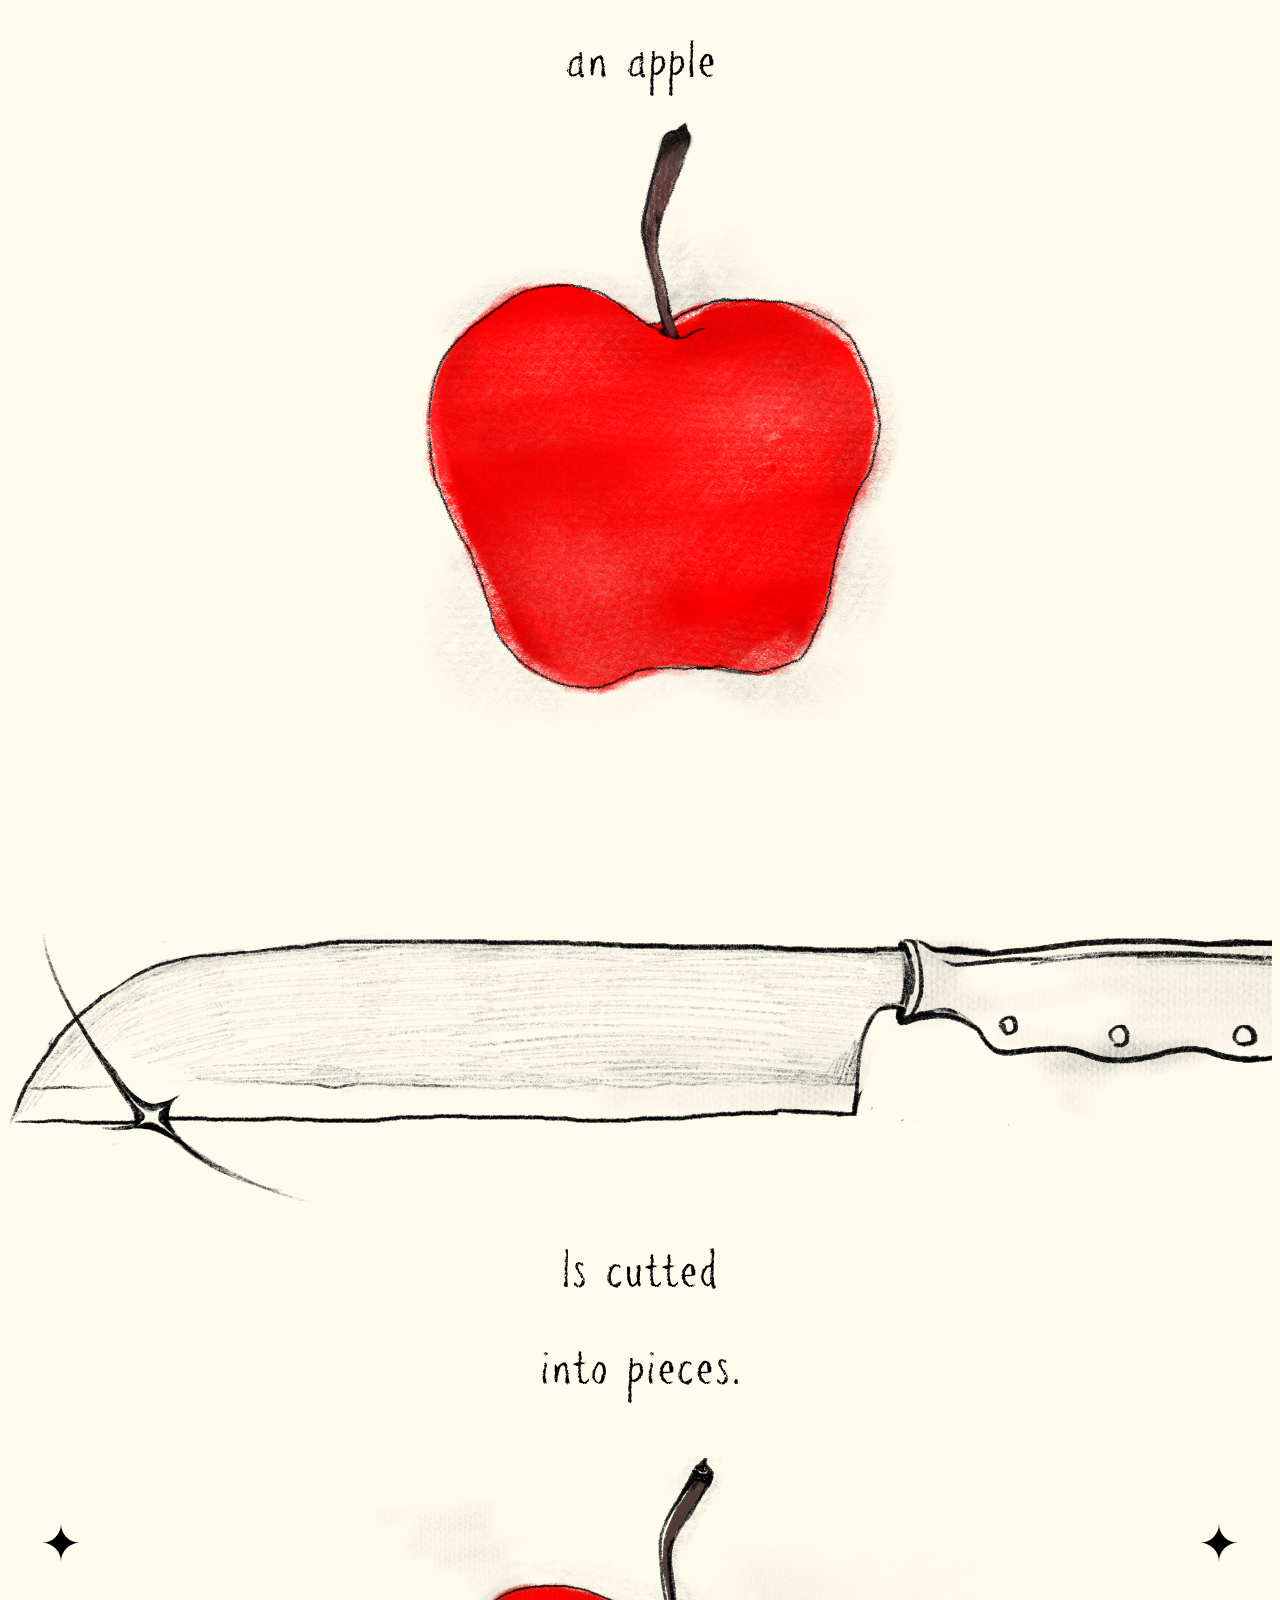
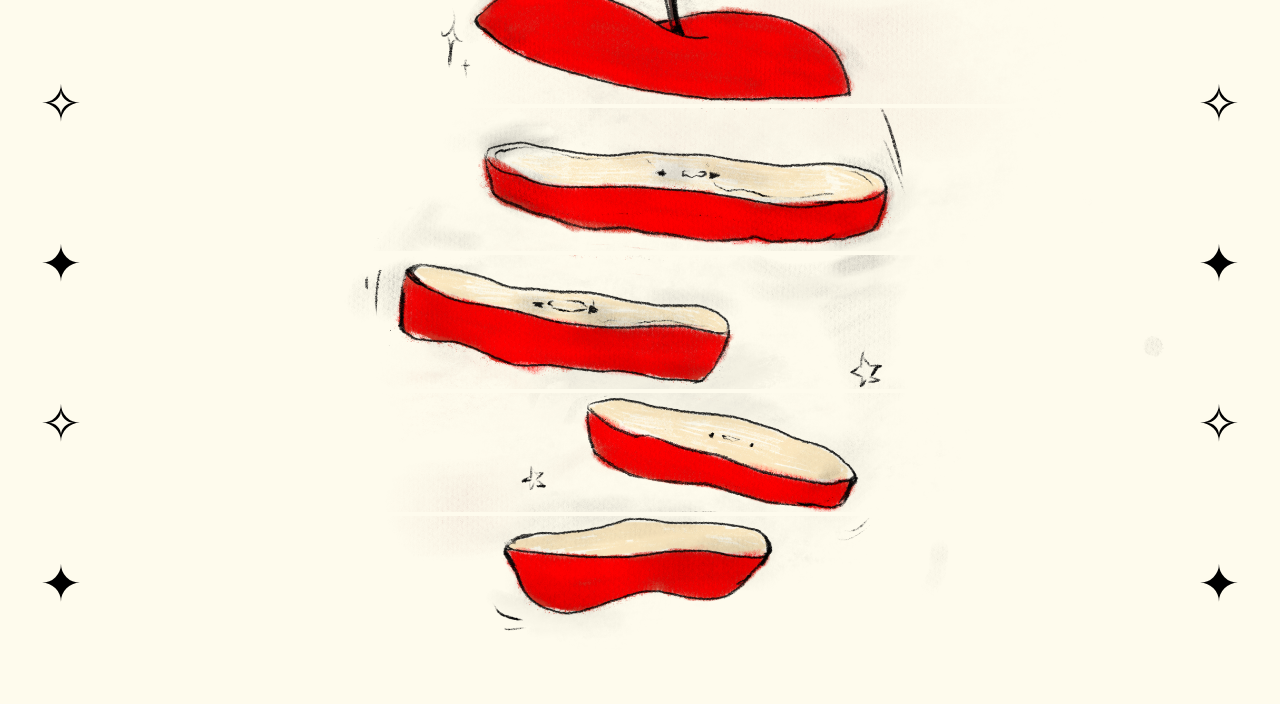
<file: index.html>
<!DOCTYPE html>
<html lang="en">
<head>
    <meta charset="UTF-8">
    <meta name="viewport" content="width=device-width, initial-scale=1.0">
    <link rel="stylesheet" type="text/css" href="style.css">
    <link rel="preconnect" href="https://fonts.googleapis.com">
    <link rel="preconnect" href="https://fonts.gstatic.com" crossorigin>
    <link href="https://fonts.googleapis.com/css2?family=Crafty+Girls&family=Love+Ya+Like+A+Sister&display=swap" rel="stylesheet">
    <title>Different perspective of an apple</title>
</head>
<body>
    <div class ="parallax">
        <div class="header">
            <h1> an apple</h1>   
        </div>
    </div>
    <div class="content">
        <div class="knife">
            <img src="assets/IMG_3757.PNG" alt="a knife">
        </div>
        <h1>Is cutted</h1>
        <h1>into pieces.</h1>
        <div class="gridContainer"> 
            <div class="leftbar">
                <h1>✦<br>✧<br>✦<br>✧<br>✦</h1>
            </div>
            <div class="rightbar">
                <h1>✦<br>✧<br>✦<br>✧<br>✦</h1>
            </div>
            <div class="catalog">
                <a href="apple1.html">
                    <img src="assets/IMG_3751.PNG" alt="a slice of apple">
                </a>
                <a href="apple2.html">
                    <img src="assets/IMG_3752.PNG" alt="a slice of apple">
                </a> 
                <a href="apple3.html">
                    <img src="assets/IMG_3753.PNG" alt="a slice of apple">
                </a>
                <a href="apple4.html">
                    <img src="assets/IMG_3754.PNG" alt="a slice of apple">
                </a>
                <a href="apple5.html">
                    <img src="assets/IMG_3756.PNG" alt="a slice of apple">
                </a>
            </div>
        </div>
    </div>
</body>
</html>
</file>
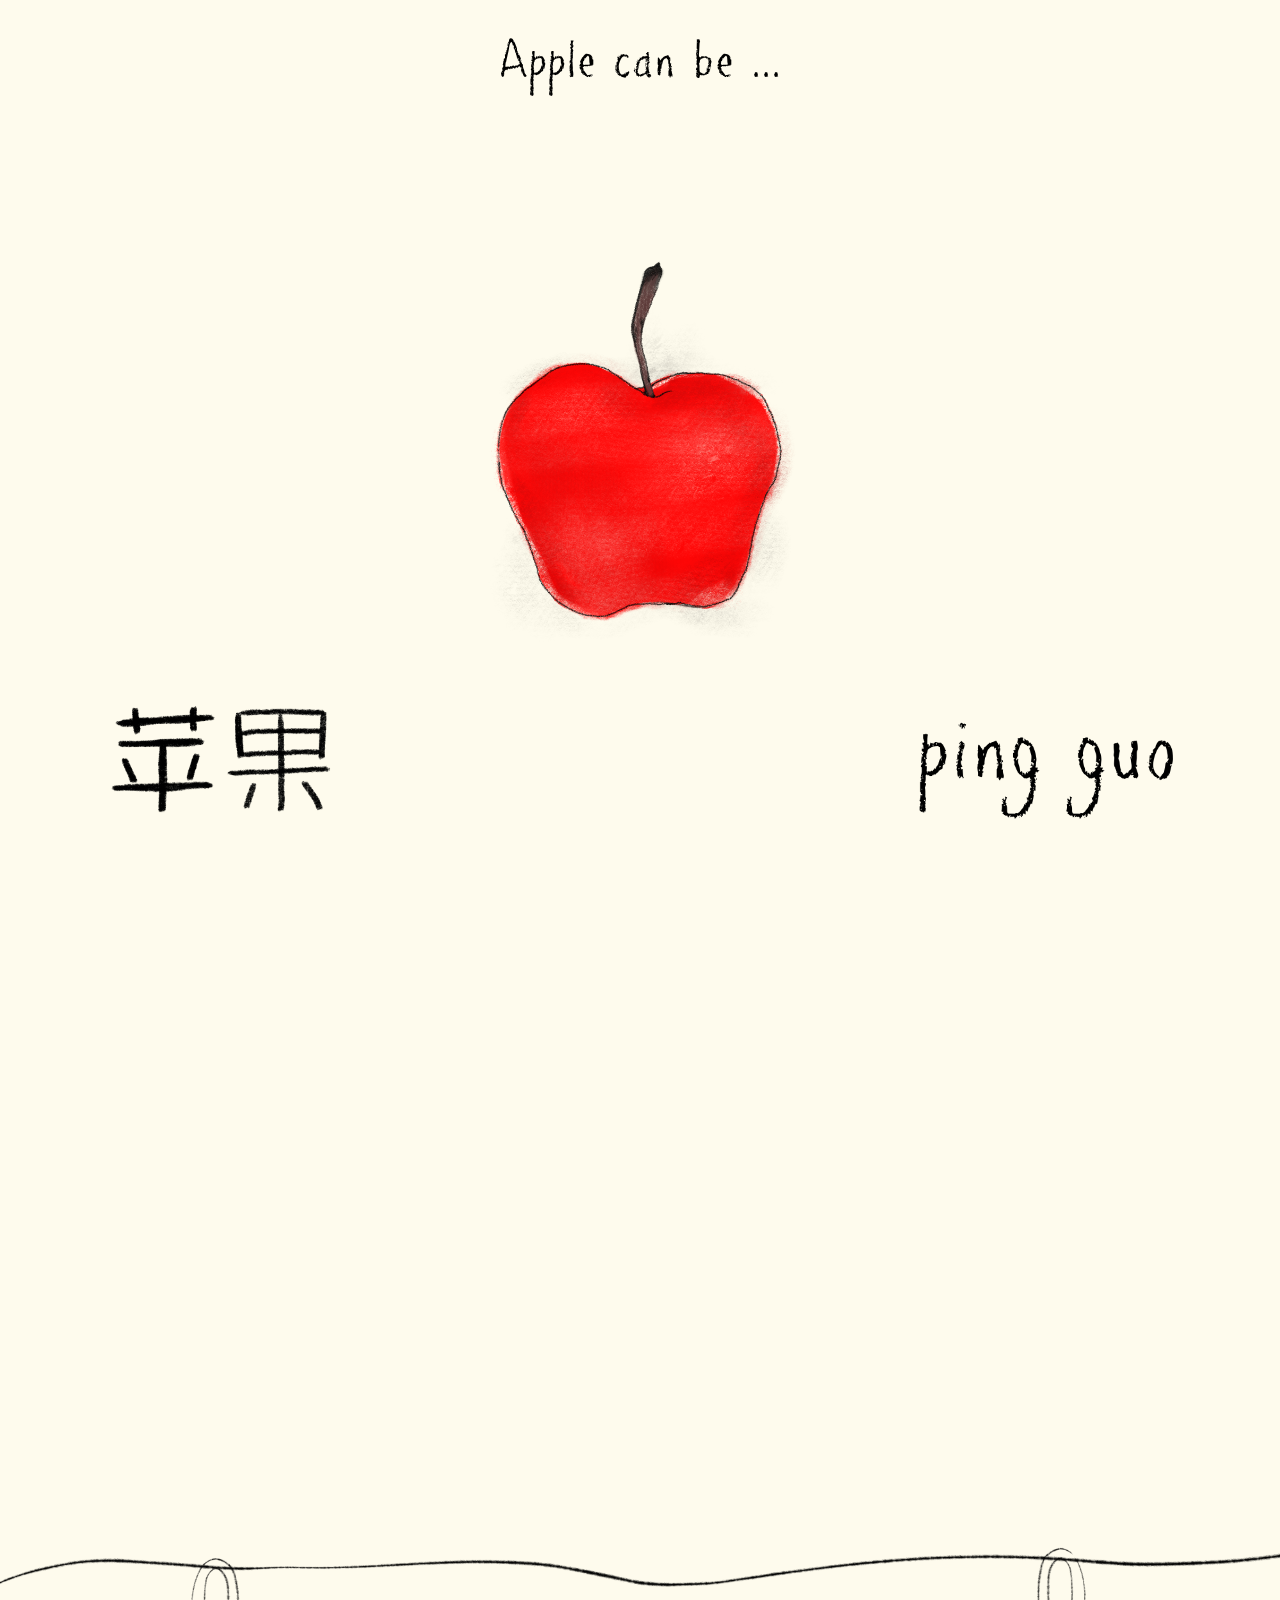
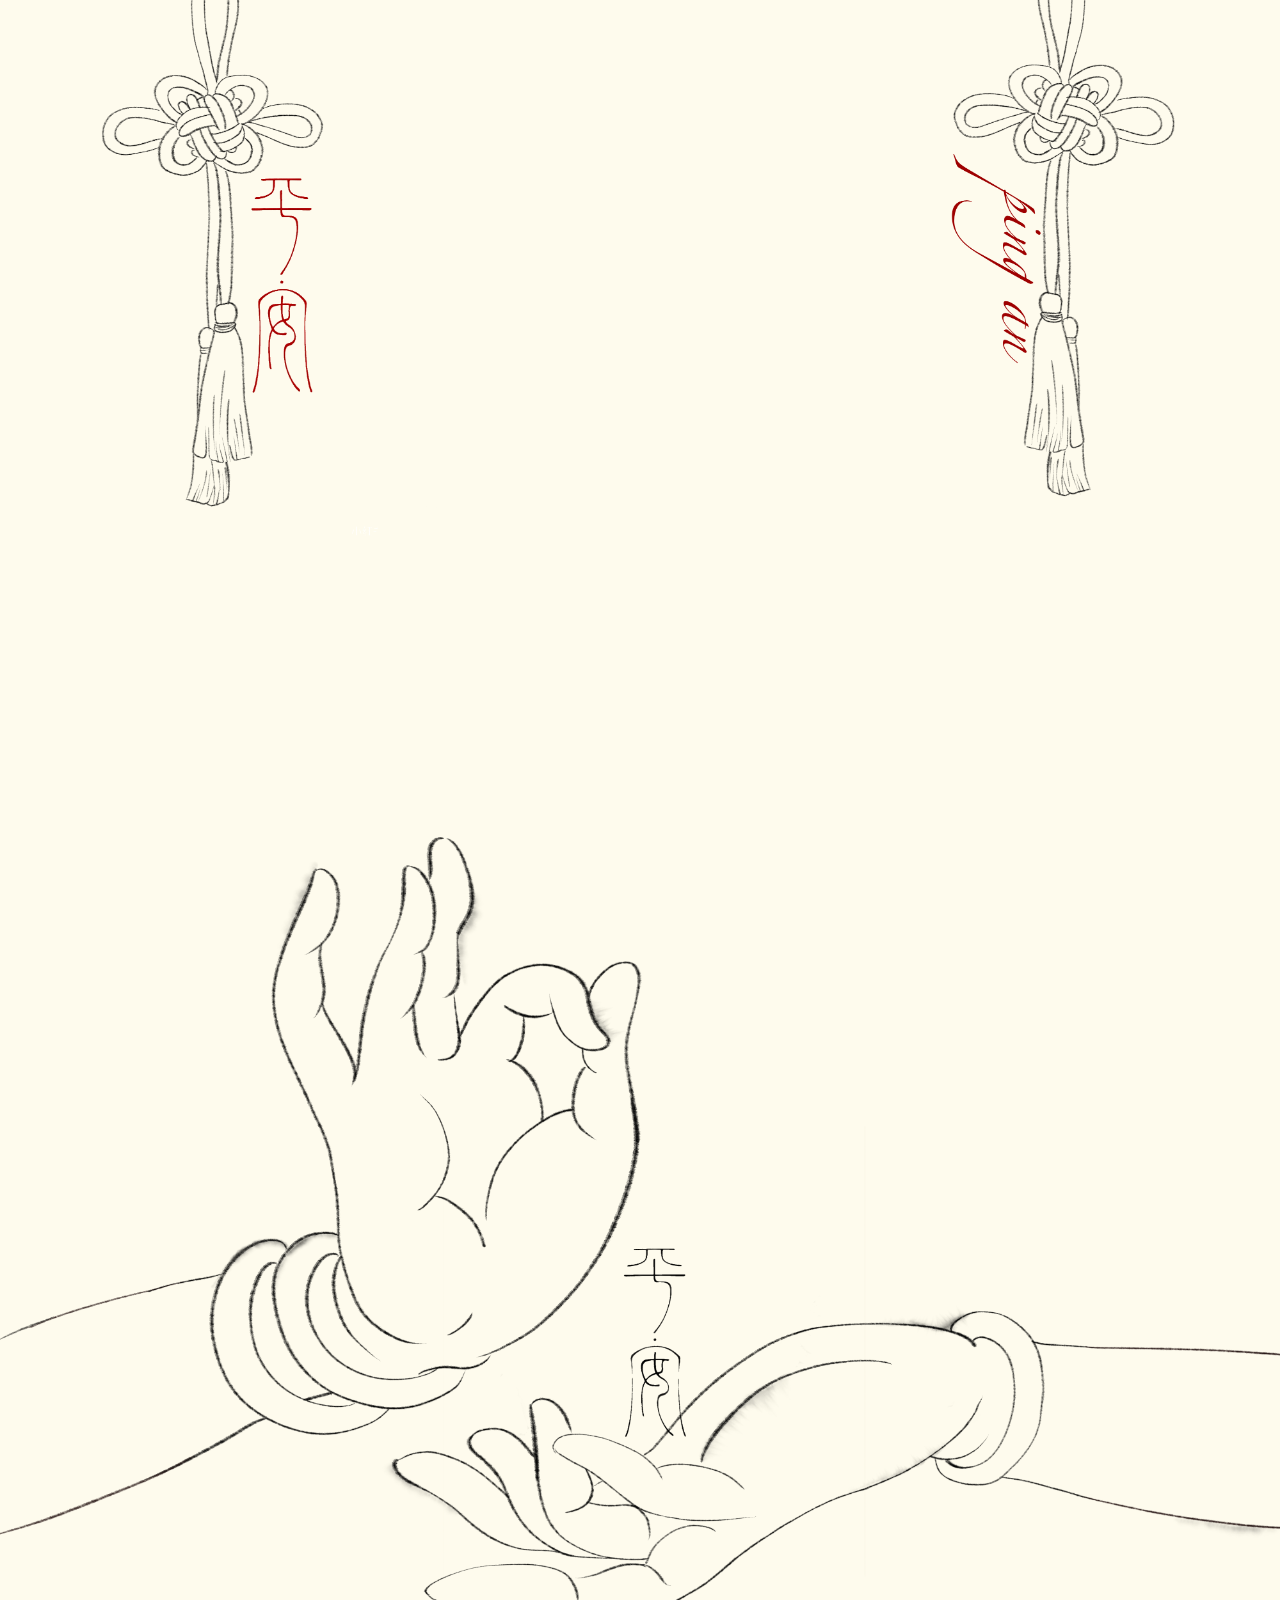
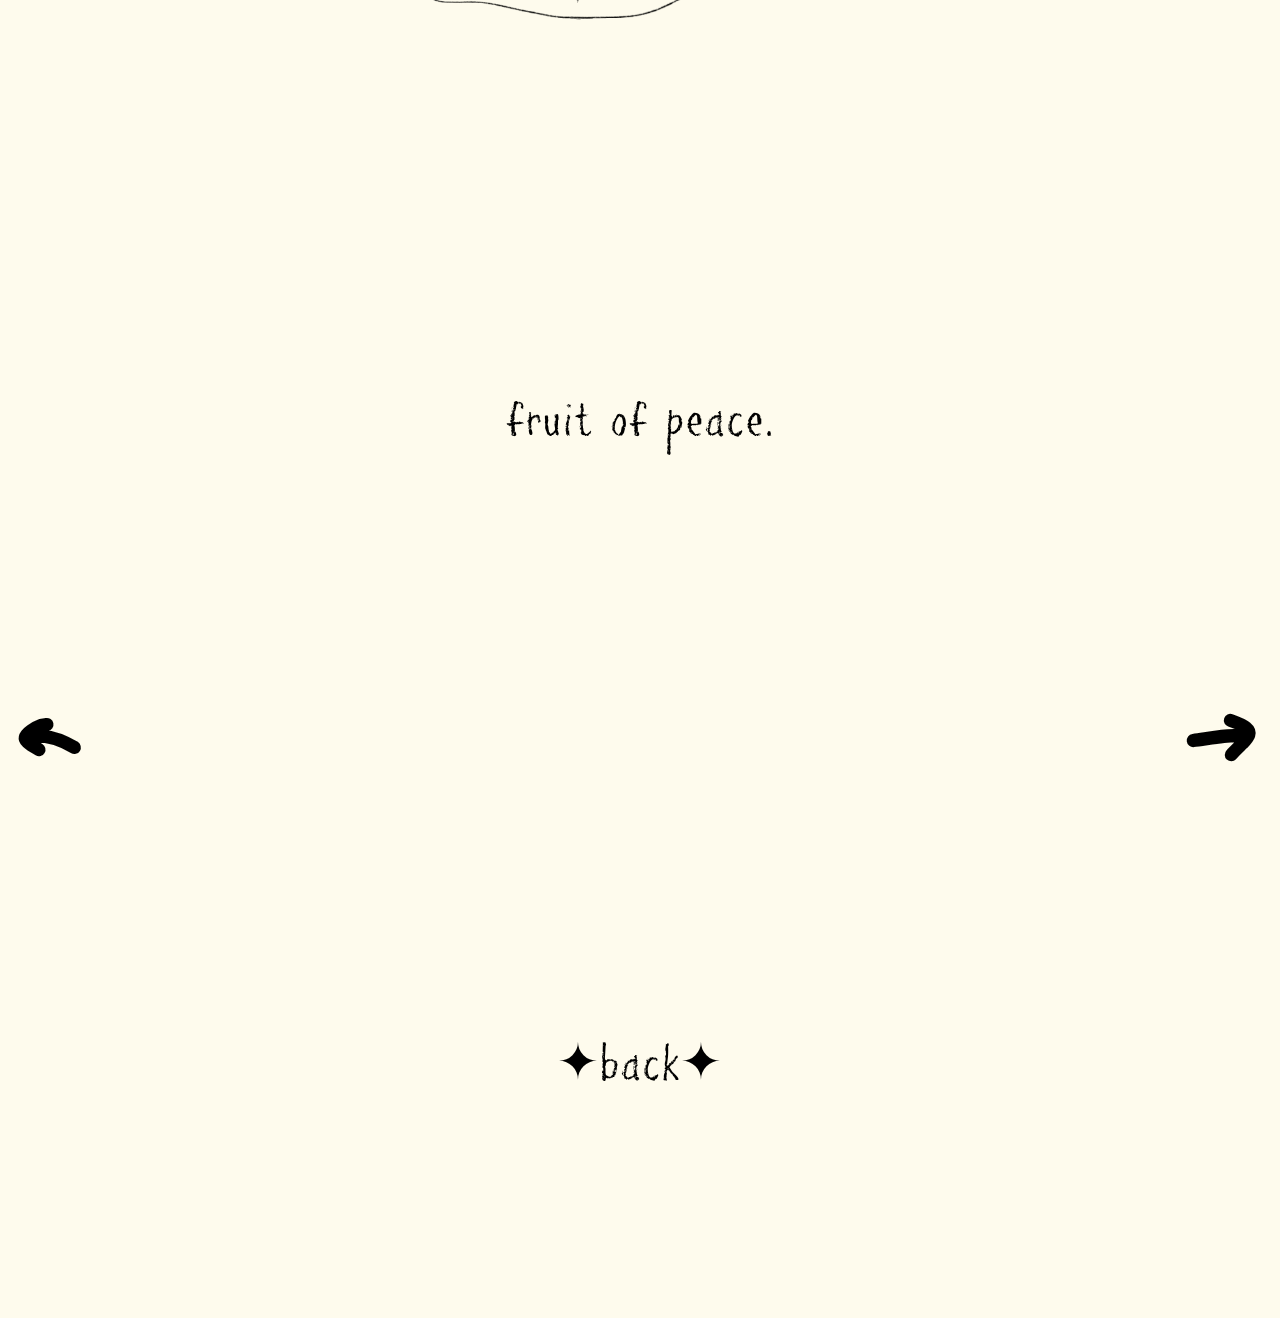
<file: apple1.html>
<!DOCTYPE html>
<html lang="en">
<head>
    <meta charset="UTF-8">
    <meta name="viewport" content="width=device-width, initial-scale=1.0">
    <link rel="stylesheet" type="text/css" href="apple.css">
    <title>Apple#1</title>
</head>
<body>
    <h1>Apple can be ...</h1>
    <div class="bg-image img1"></div>
    <div class="bg-image img2"></div>
    <div class="bg-image img3"></div>

    <div class="apple">
        <img src="assets/IMG_3807.PNG" alt="an apple">
    </div>

    <div class="grid">
        <div class="heading">
            <h1><br><br><br>fruit of peace.</h1>
        </div>
         <div class = "leftArrow">
            <a href="index.html"><h2>Y</h2></a>
         </div>
         <div class = "rightArrow">
            <a href="apple2.html"><h2>X</h2></a>
         </div>
         <div class = "content">

         </div>
         <div class = "homepage">
            <a href="index.html"><h1>✦back✦</h1></a>
         </div>
    </div>
   
    
</body>
</html>
</file>
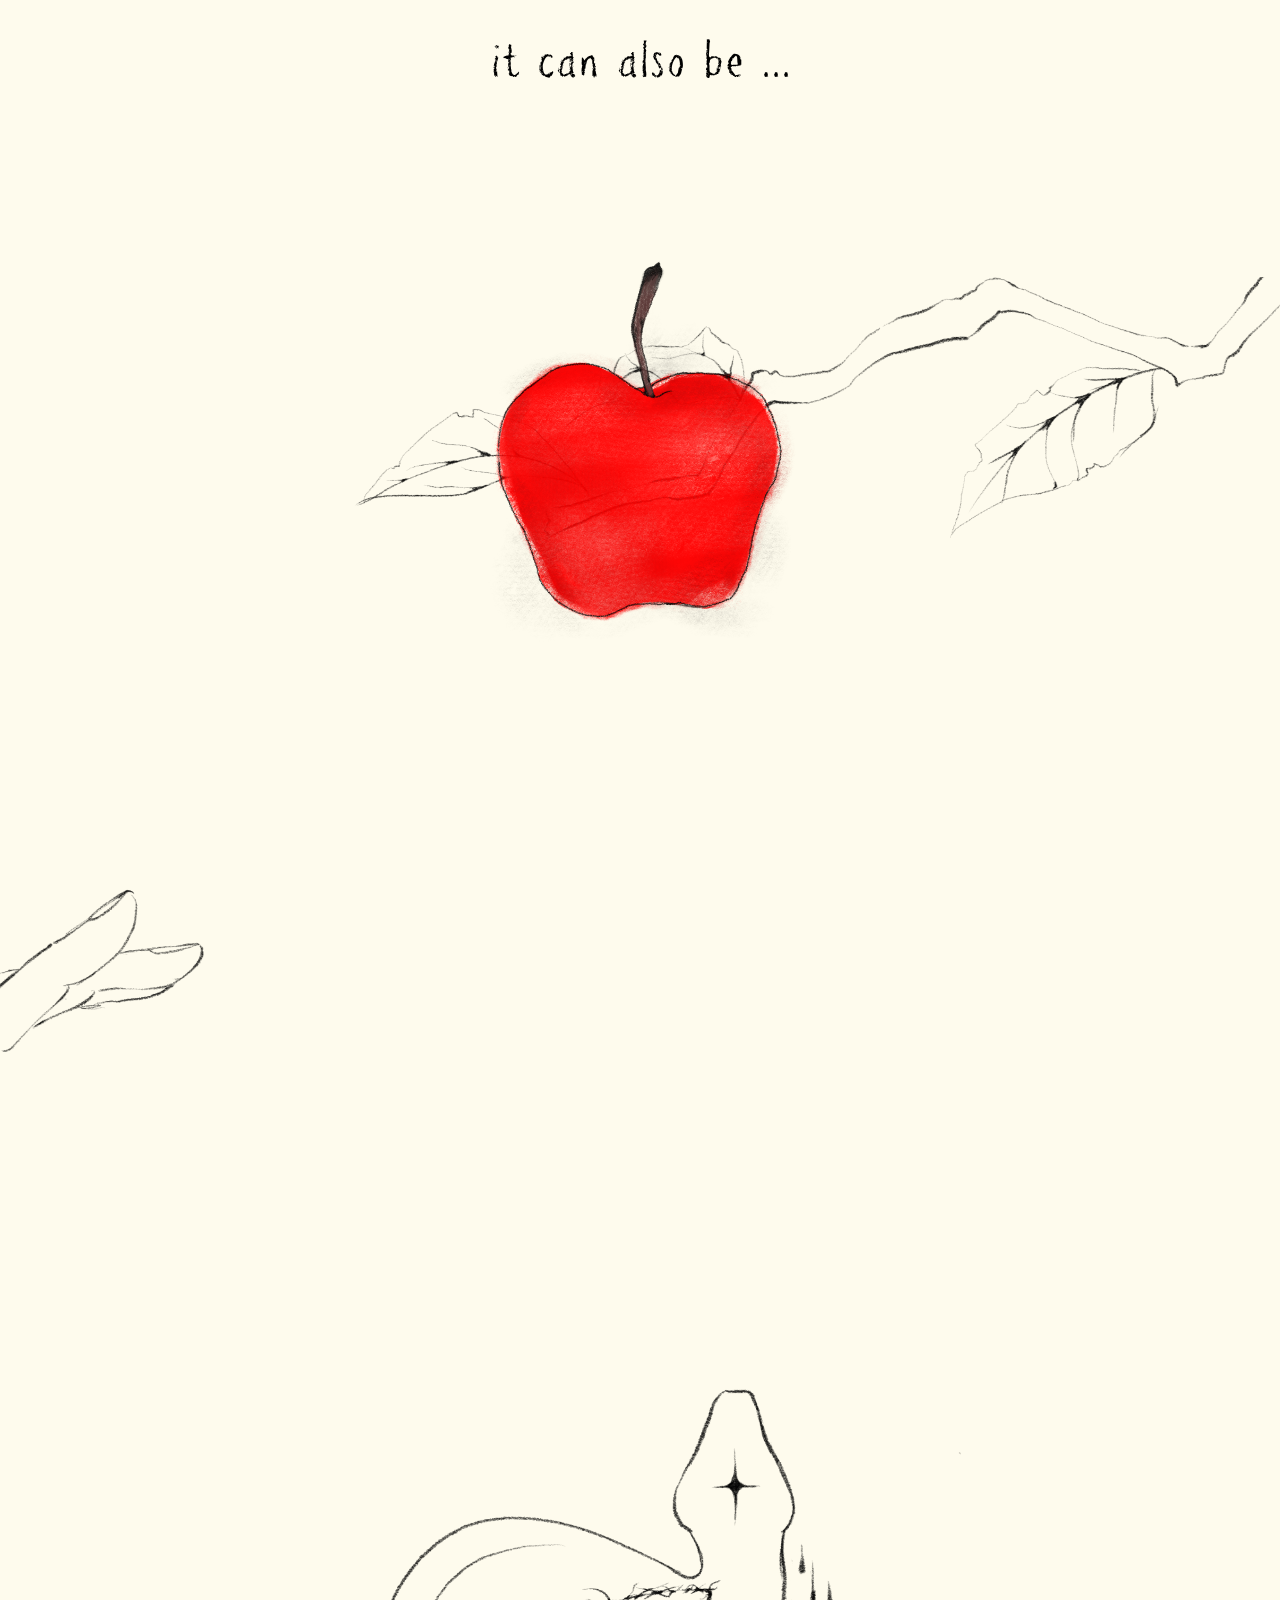
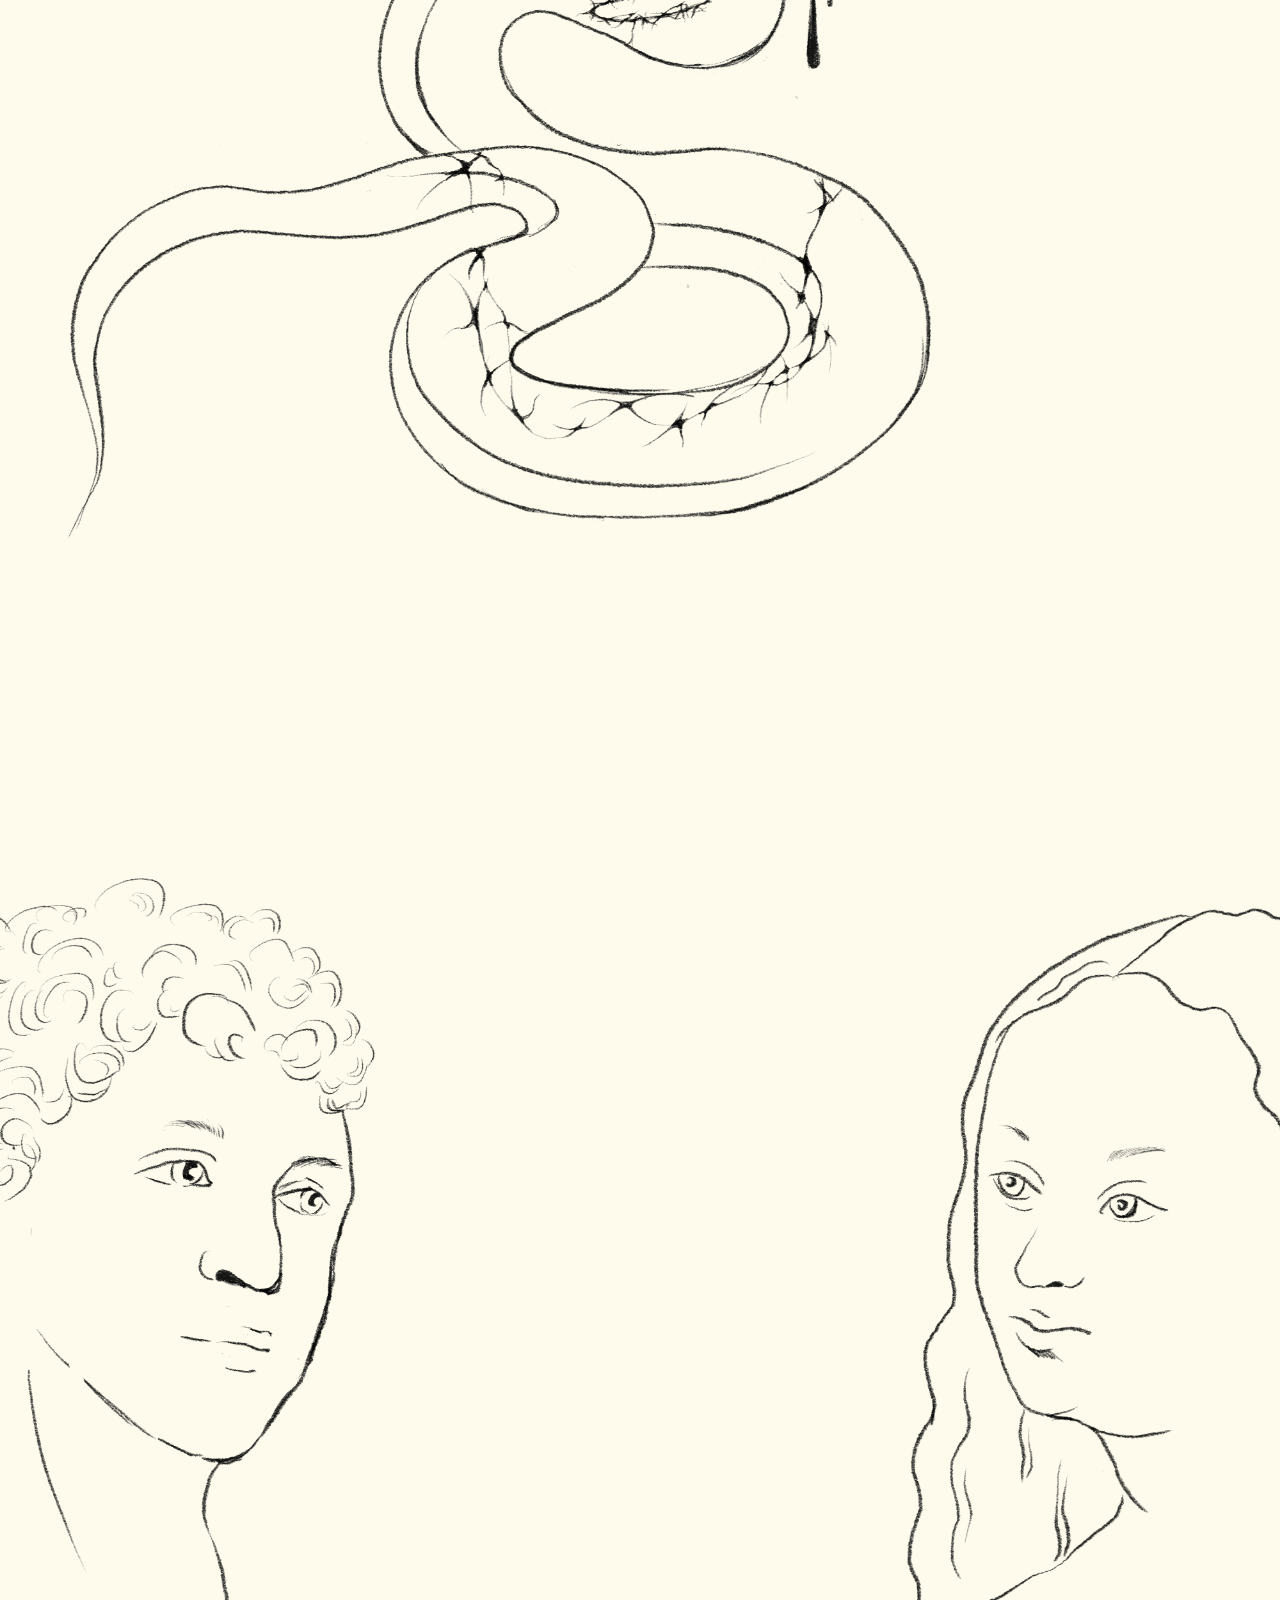
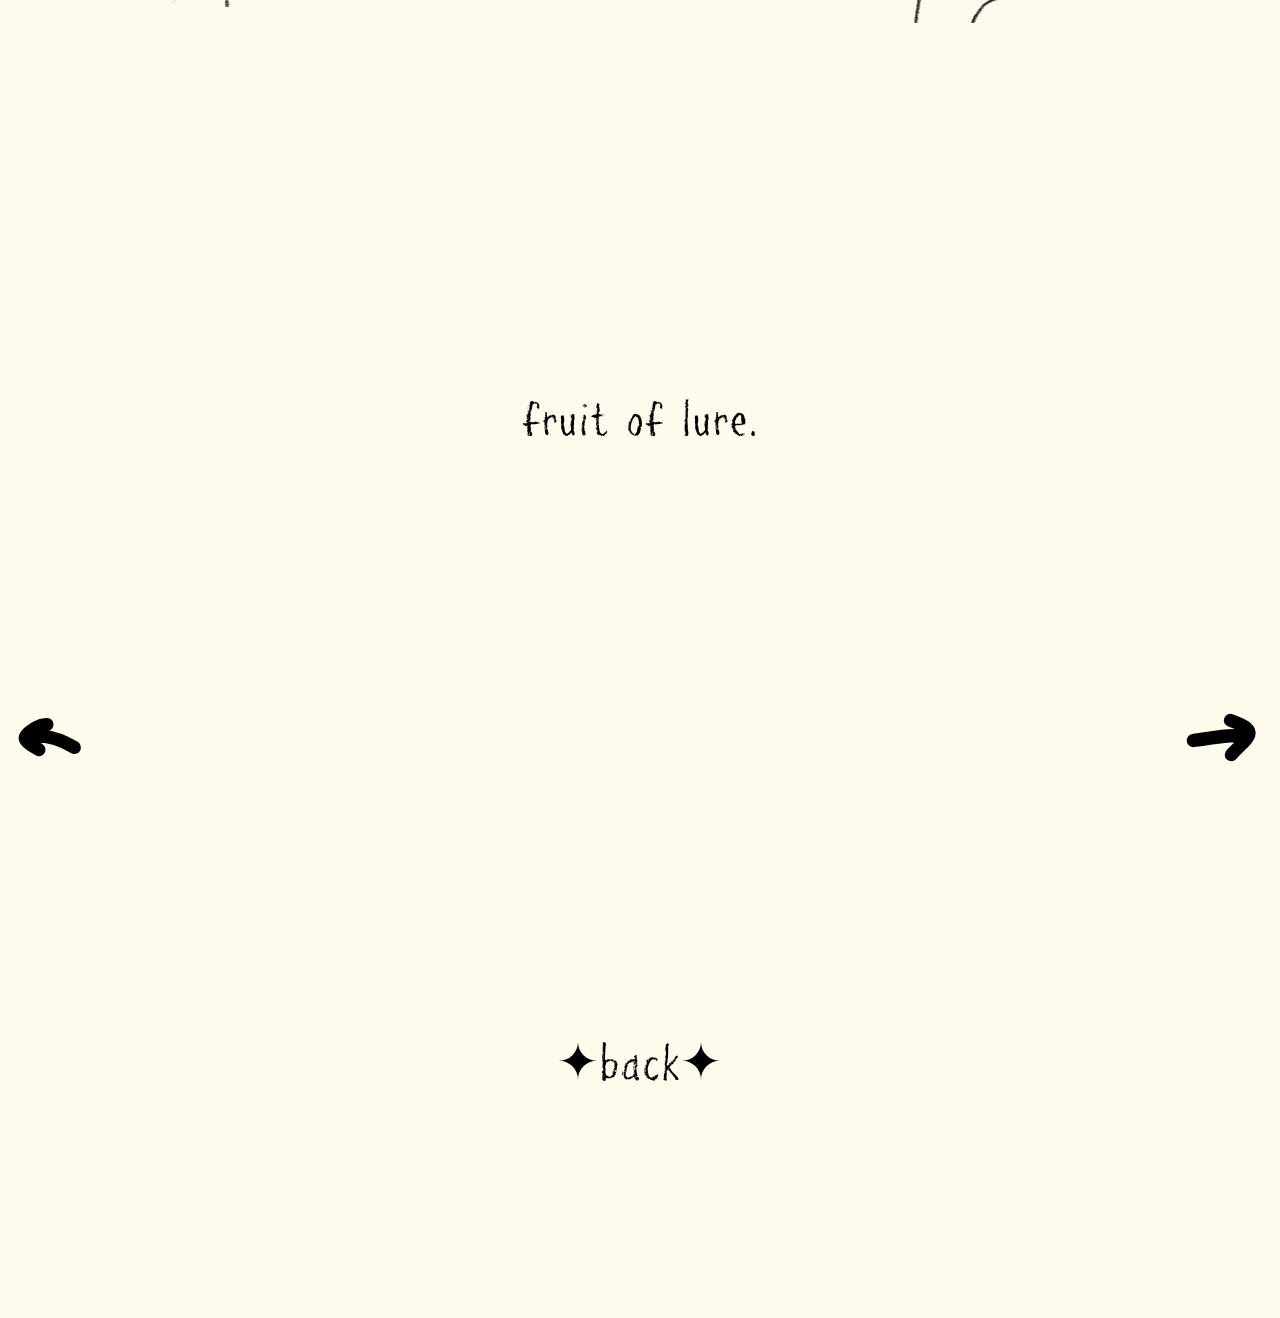
<file: apple2.html>
<!DOCTYPE html>
<html lang="en">
<head>
    <meta charset="UTF-8">
    <meta name="viewport" content="width=device-width, initial-scale=1.0">
    <link rel="stylesheet" type="text/css" href="apple.css">
    <title>Apple#1</title>
</head>
<body>
    <h1>it can also be ...</h1>
    <div class="bg-image img4"></div>
    <div class="bg-image img5"></div>
    <div class="bg-image img6"></div>

    <div class="apple">
        <img src="assets/IMG_3807.PNG" alt="an apple">
    </div>
    <div class="grid">
        <div class="heading">
            <h1><br><br><br>fruit of lure.</h1>
        </div>
         <div class = "leftArrow">
            <a href="apple1.html"><h2>Y</h2></a>
         </div>
         <div class = "rightArrow">
            <a href="apple3.html"><h2>X</h2></a>
         </div>
         <div class = "content">

         </div>
         <div class = "homepage">
            <a href="index.html"><h1>✦back✦</h1></a>
         </div>
    </div>
    
</body>
</html>
</file>
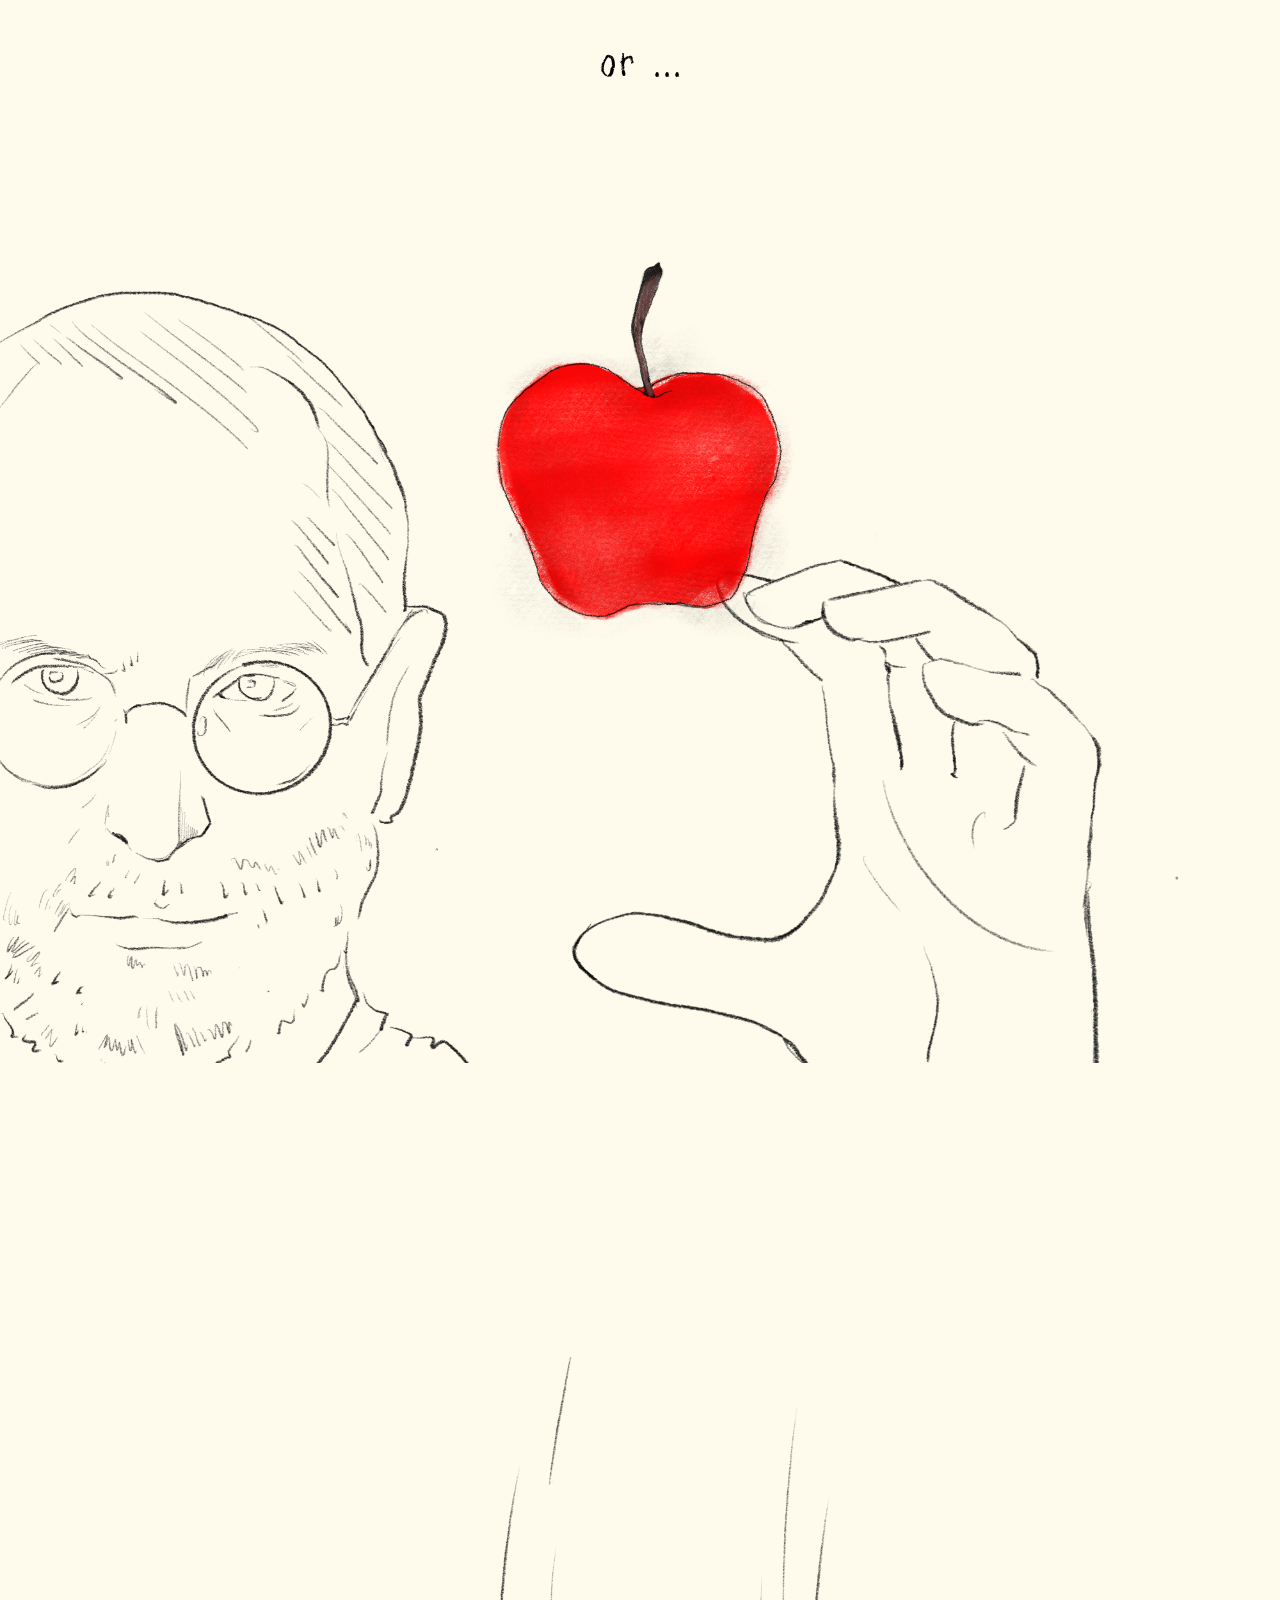
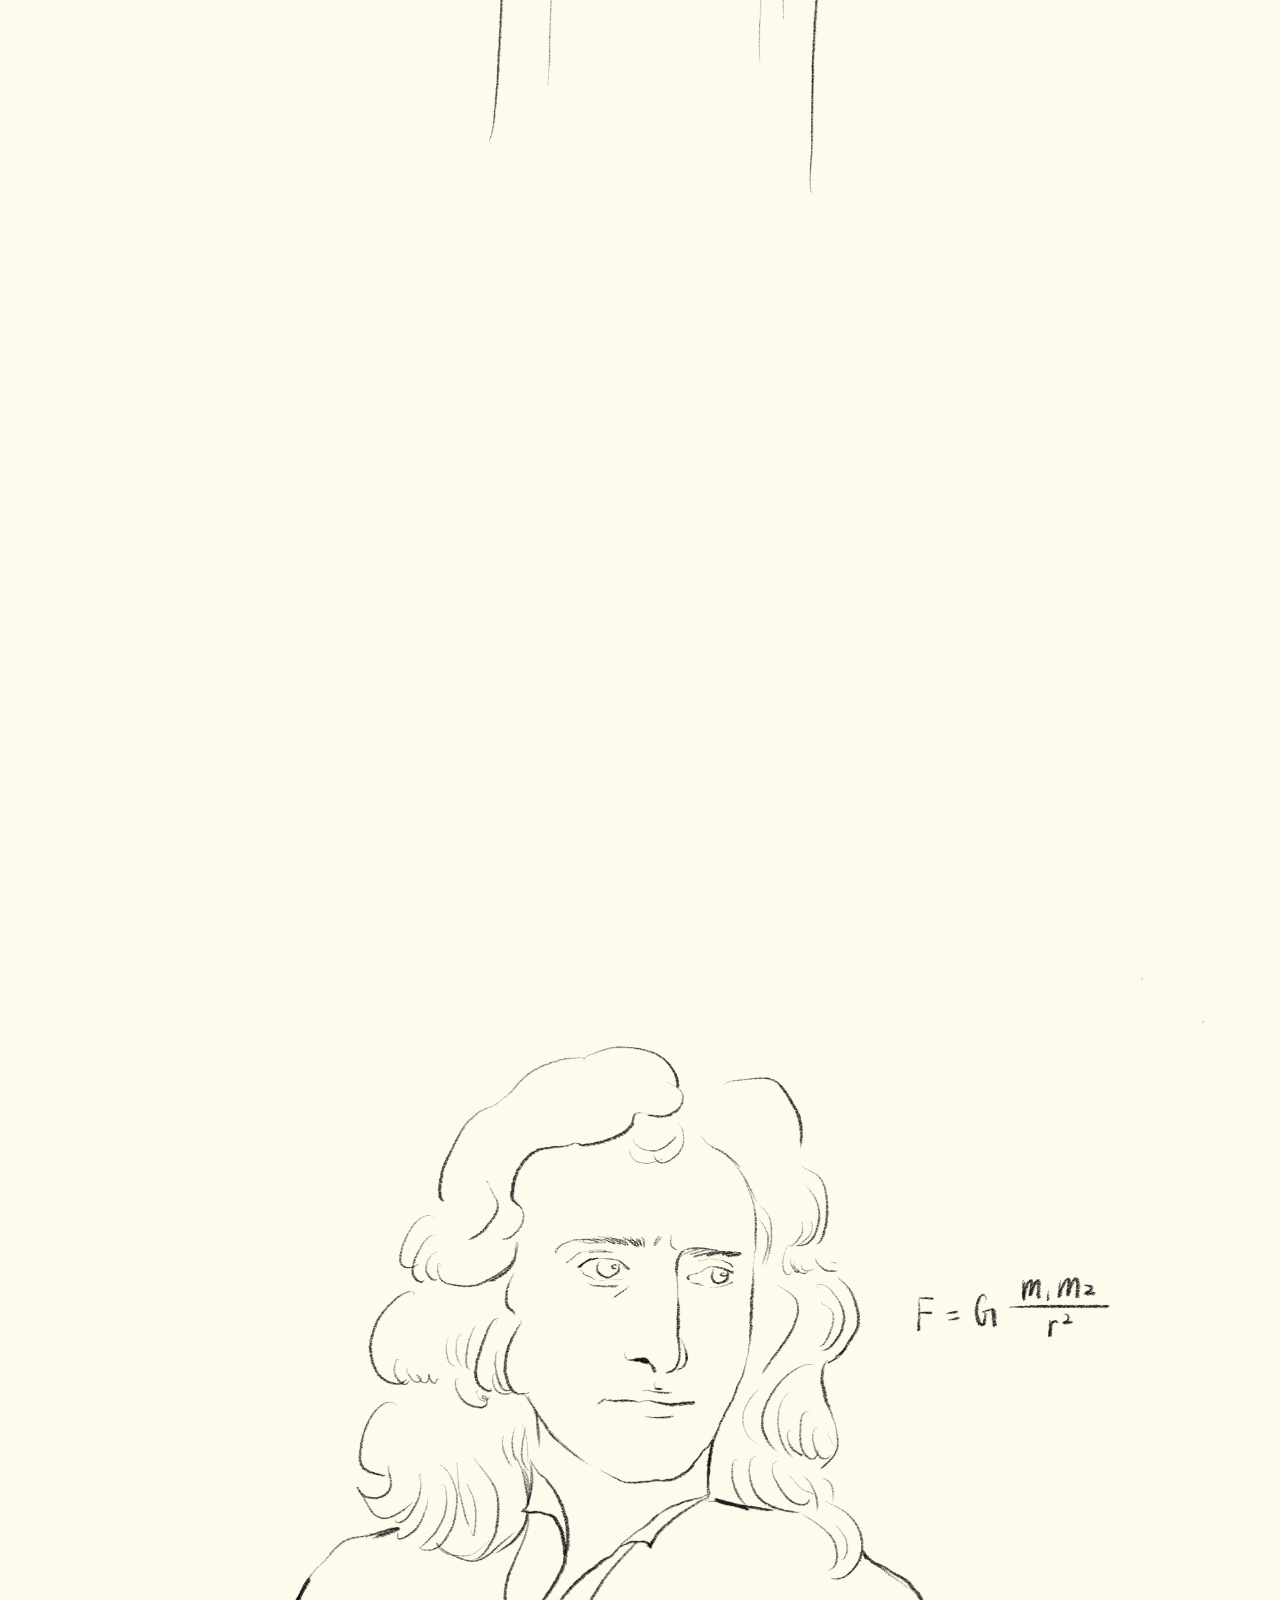
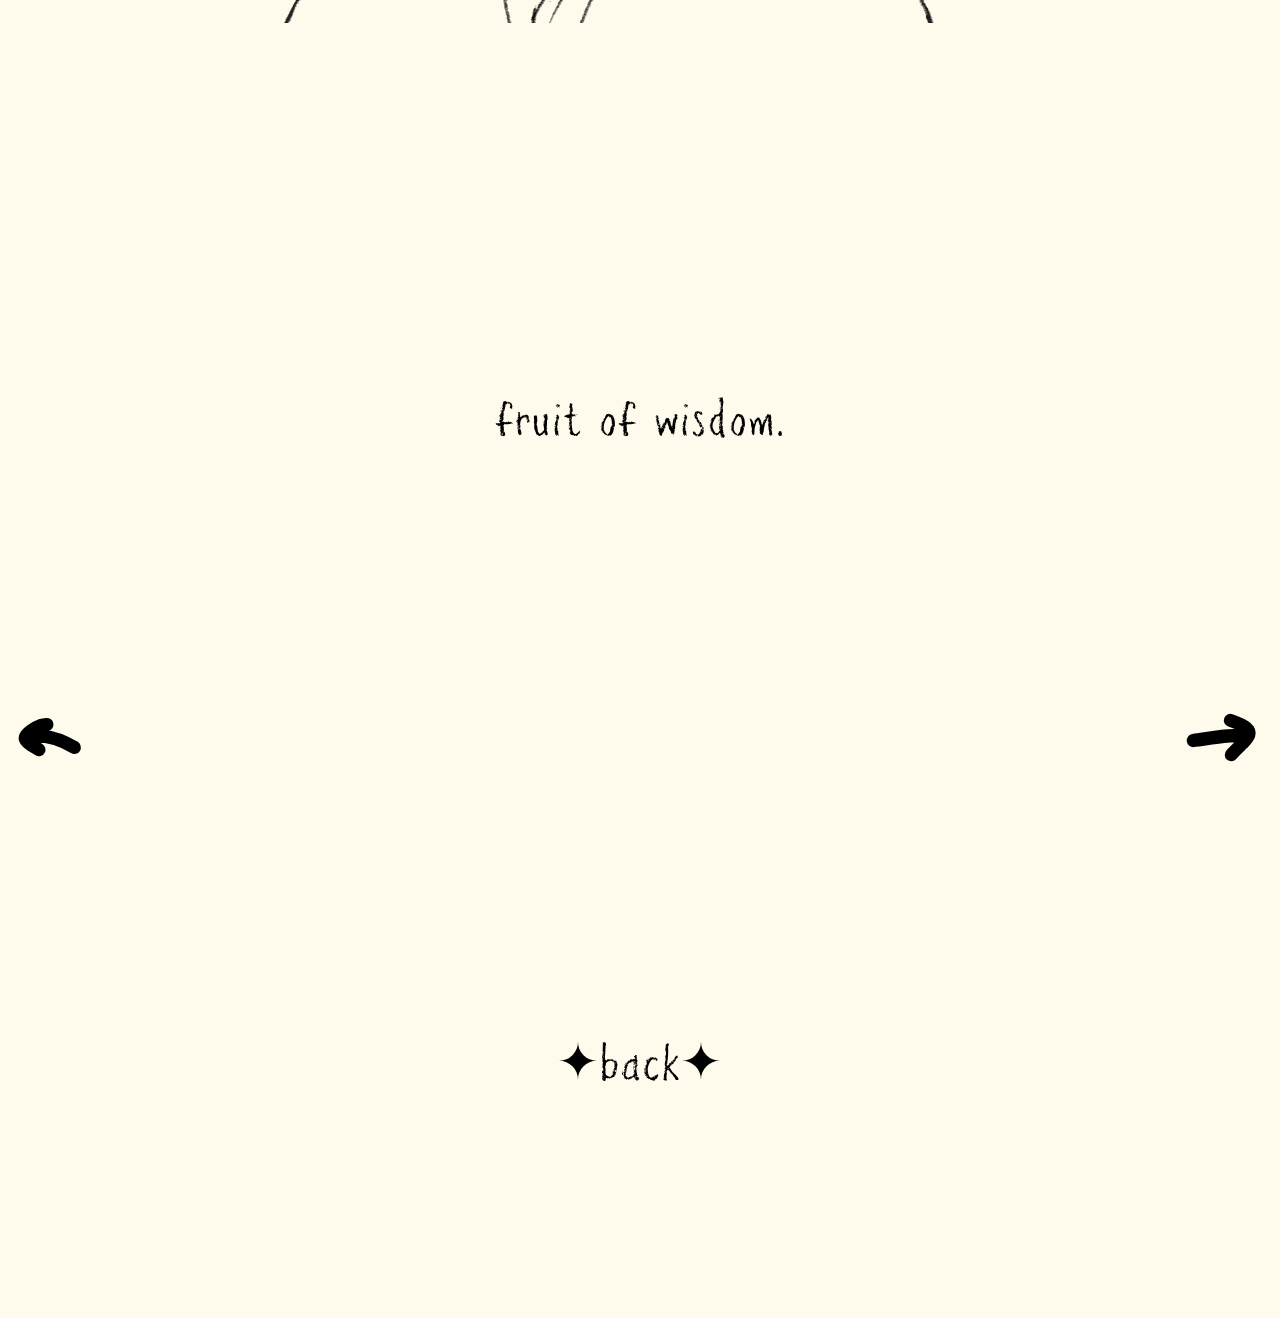
<file: apple3.html>
<!DOCTYPE html>
<html lang="en">
<head>
    <meta charset="UTF-8">
    <meta name="viewport" content="width=device-width, initial-scale=1.0">
    <link rel="stylesheet" type="text/css" href="apple.css">
    <title>Apple#1</title>
</head>
<body>
    <h1>or ...</h1>
    <div class="bg-image img7"></div>
    <div class="bg-image img8"></div>
    <div class="bg-image img9"></div>

    <div class="apple">
        <img src="assets/IMG_3807.PNG" alt="an apple">
    </div>
    <div class="grid">
        <div class="heading">
            <h1><br><br><br>fruit of wisdom.</h1>
        </div>
         <div class = "leftArrow">
            <a href="apple2.html"><h2>Y</h2></a>
         </div>
         <div class = "rightArrow">
            <a href="apple4.html"><h2>X</h2></a>
         </div>
         <div class = "content">

         </div>
         <div class = "homepage">
            <a href="index.html"><h1>✦back✦</h1></a>
         </div>
    </div>
    
</body>
</html>
</file>
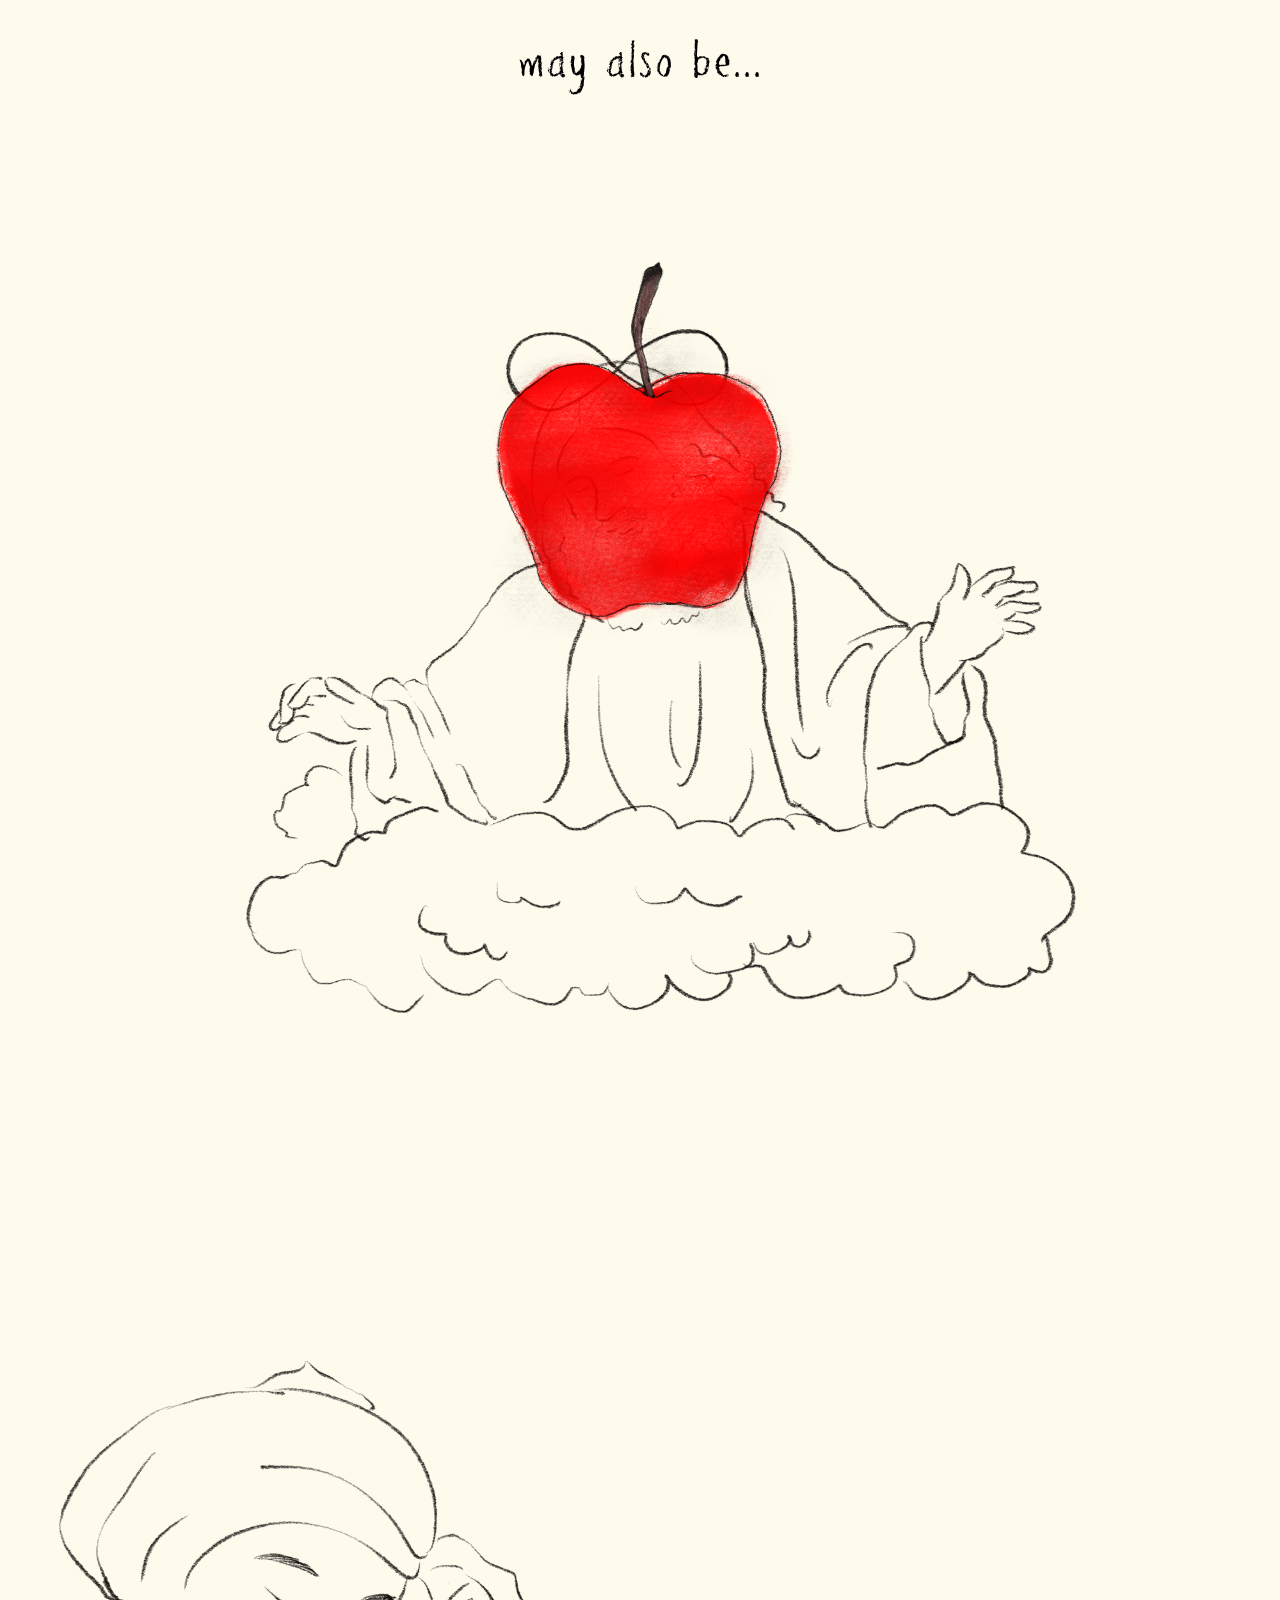
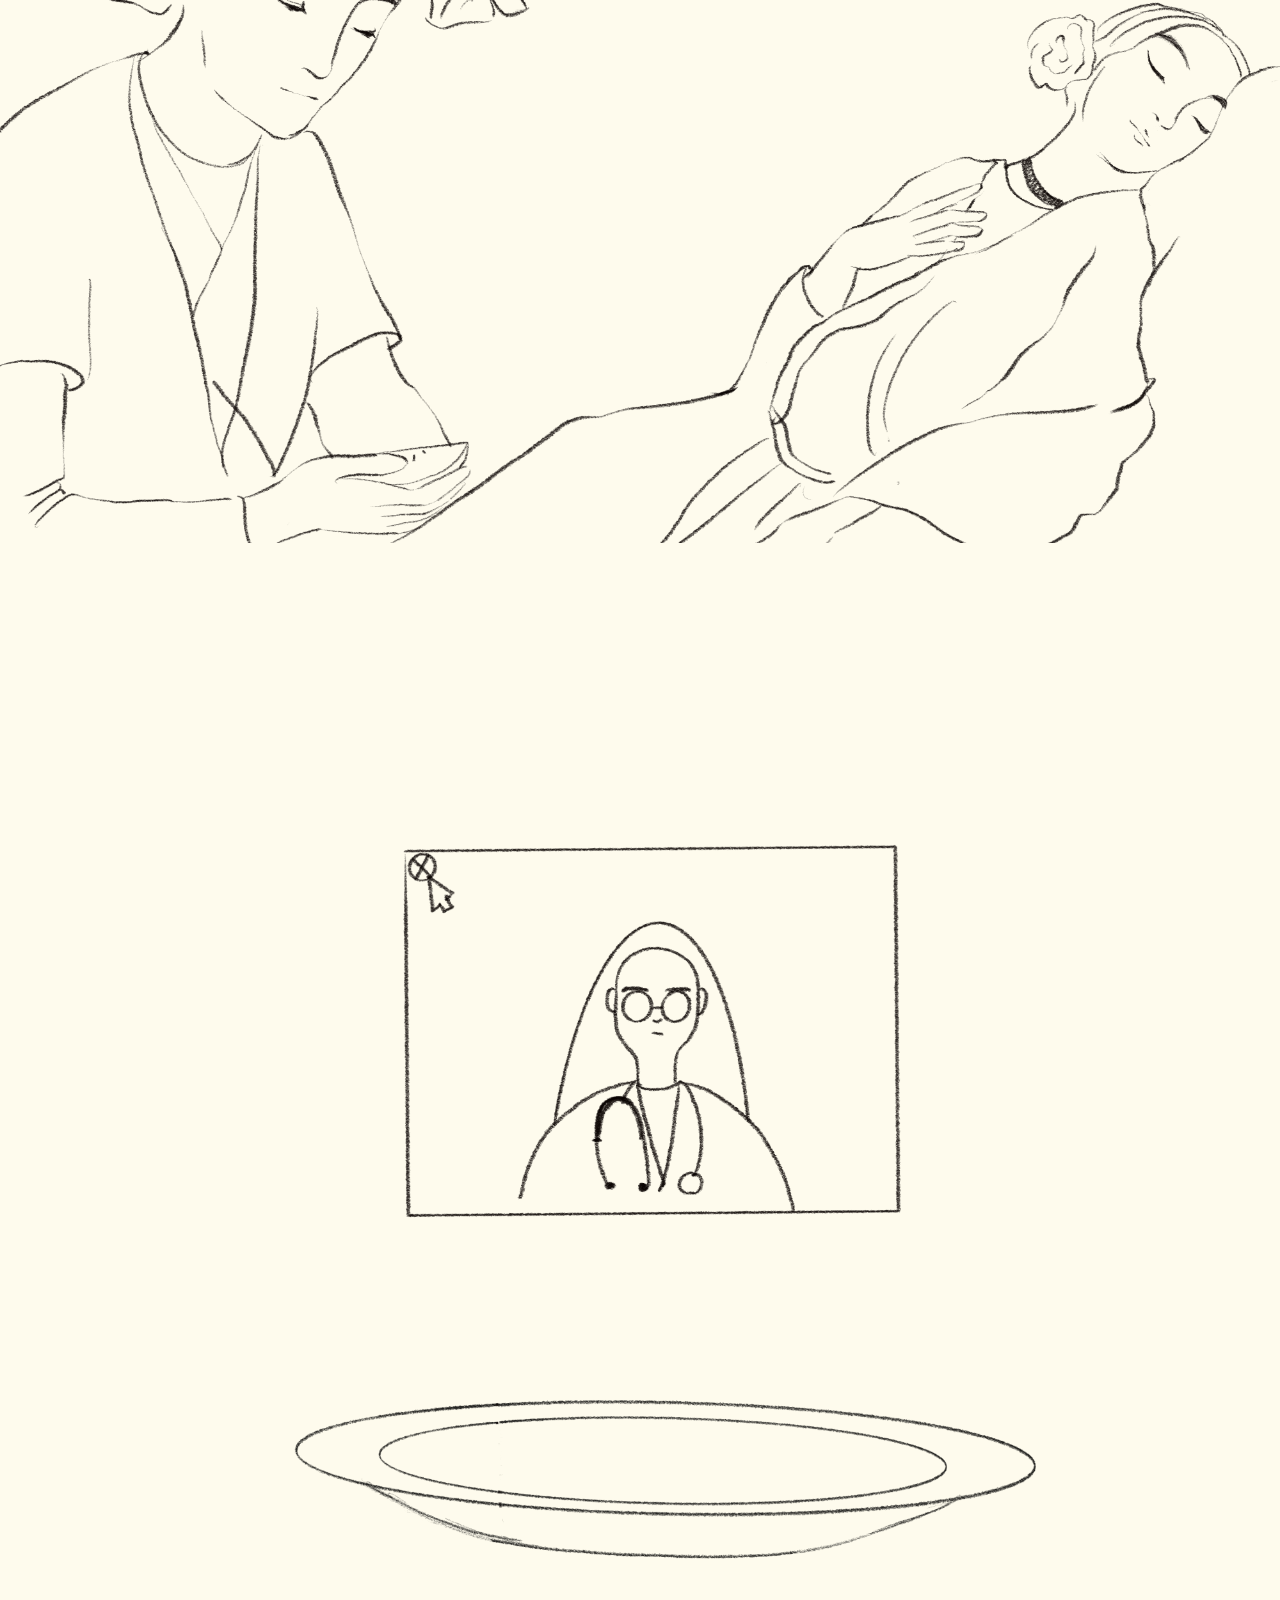
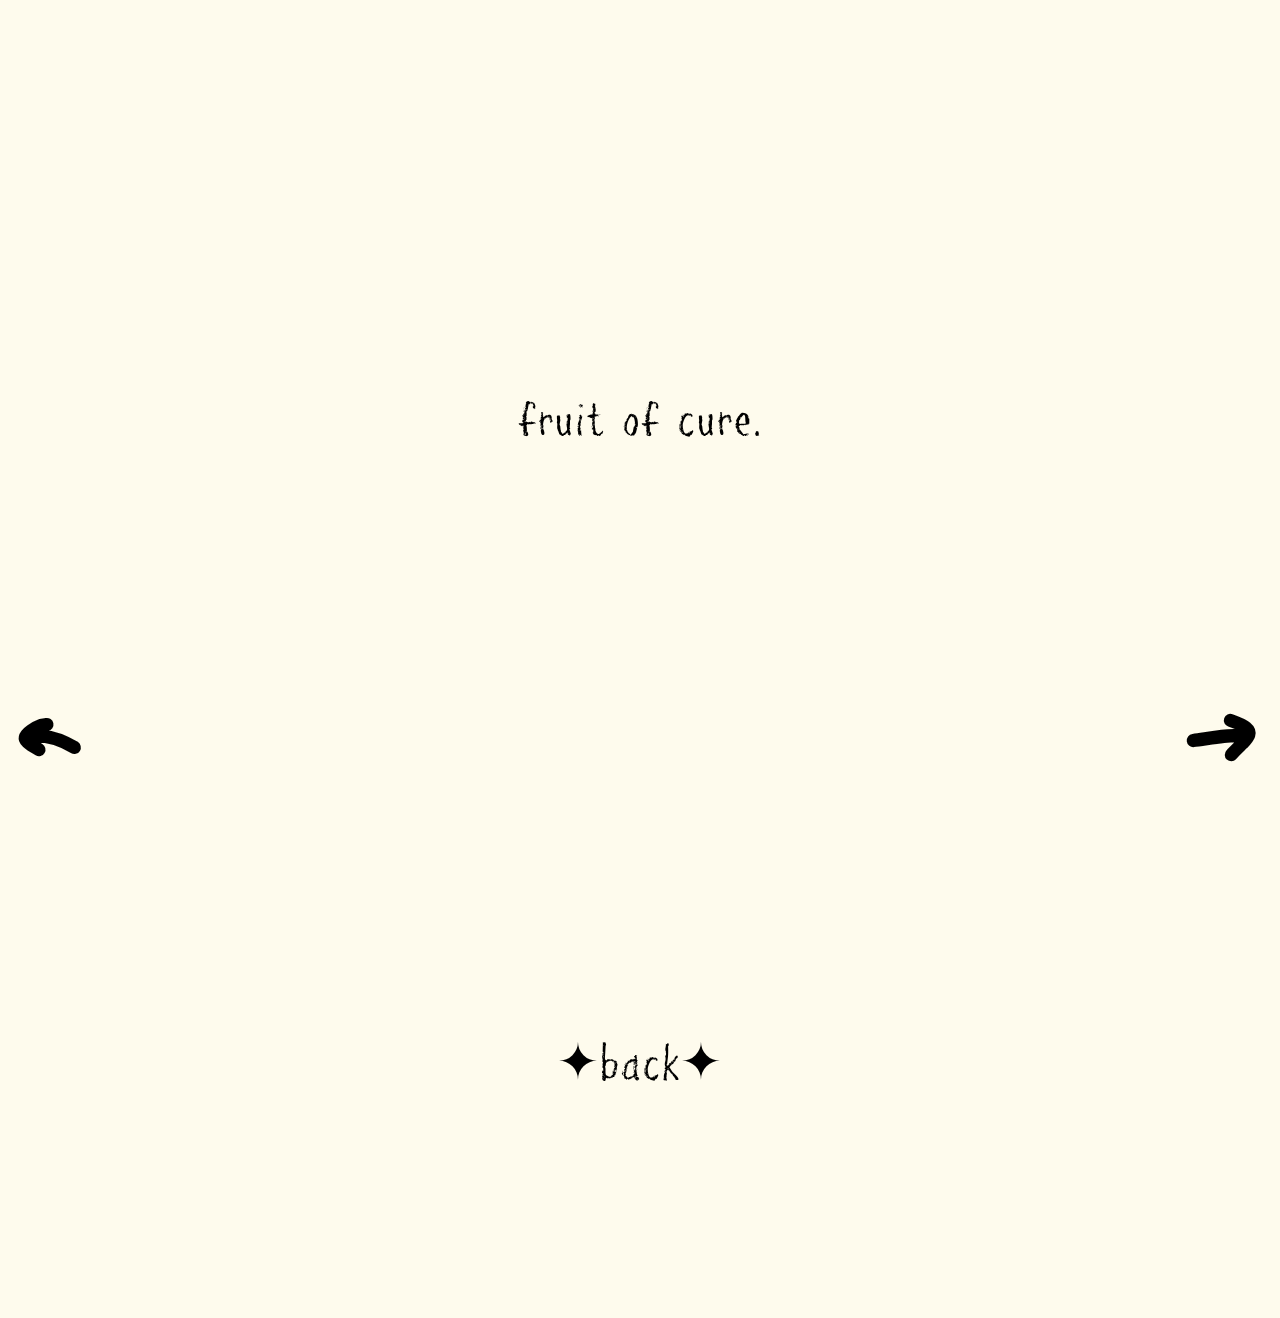
<file: apple4.html>
<!DOCTYPE html>
<html lang="en">
<head>
    <meta charset="UTF-8">
    <meta name="viewport" content="width=device-width, initial-scale=1.0">
    <link rel="stylesheet" type="text/css" href="apple.css">
    <title>Apple#1</title>
</head>
<body>
    <h1>may also be...</h1>
    <div class="bg-image img10"></div>
    <div class="bg-image img11"></div>
    <div class="bg-image img12"></div>

    <div class="apple">
        <img src="assets/IMG_3807.PNG" alt="an apple">
    </div>
    <div class="grid">
        <div class="heading">
            <h1><br><br><br>fruit of cure.</h1>
        </div>
         <div class = "leftArrow">
            <a href="apple3.html"><h2>Y</h2></a>
         </div>
         <div class = "rightArrow">
            <a href="apple5.html"><h2>X</h2></a>
         </div>
         <div class = "content">

         </div>
         <div class = "homepage">
            <a href="index.html"><h1>✦back✦</h1></a>
         </div>
    </div>
    
</body>
</html>
</file>
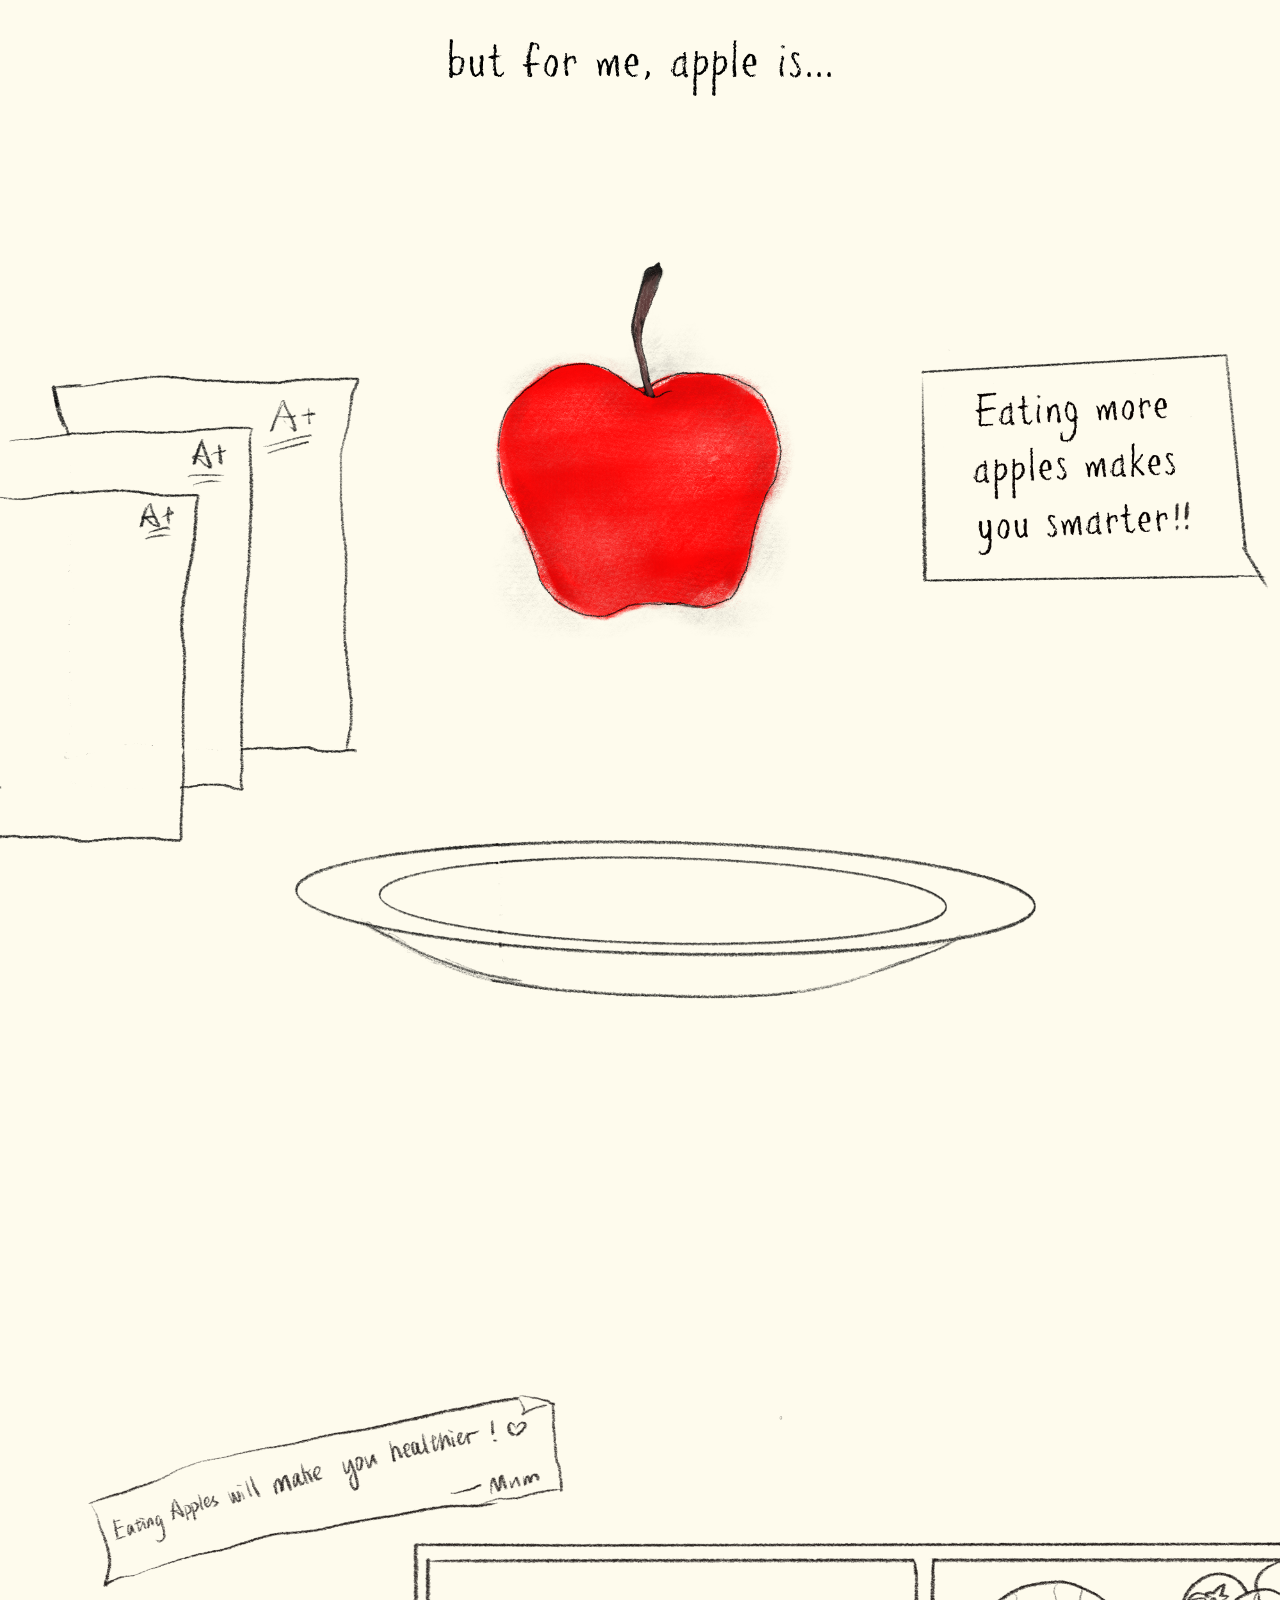
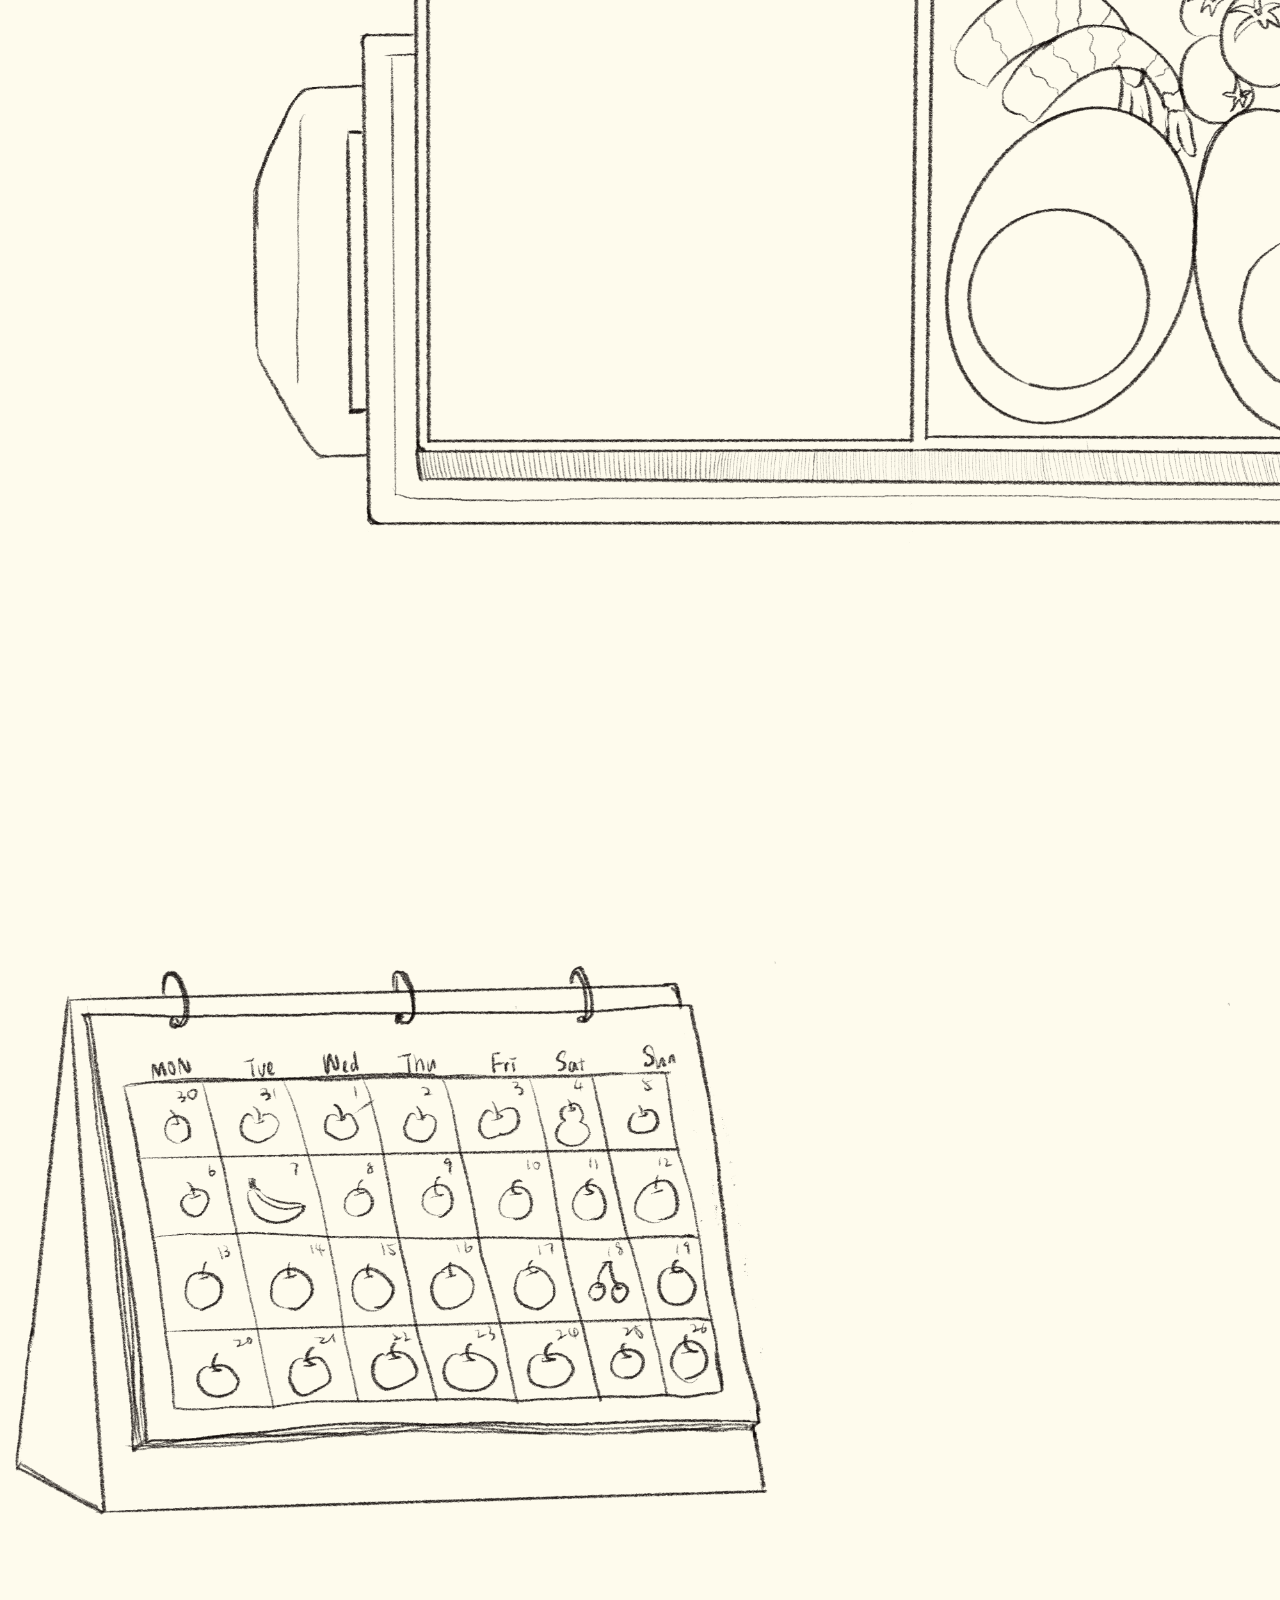
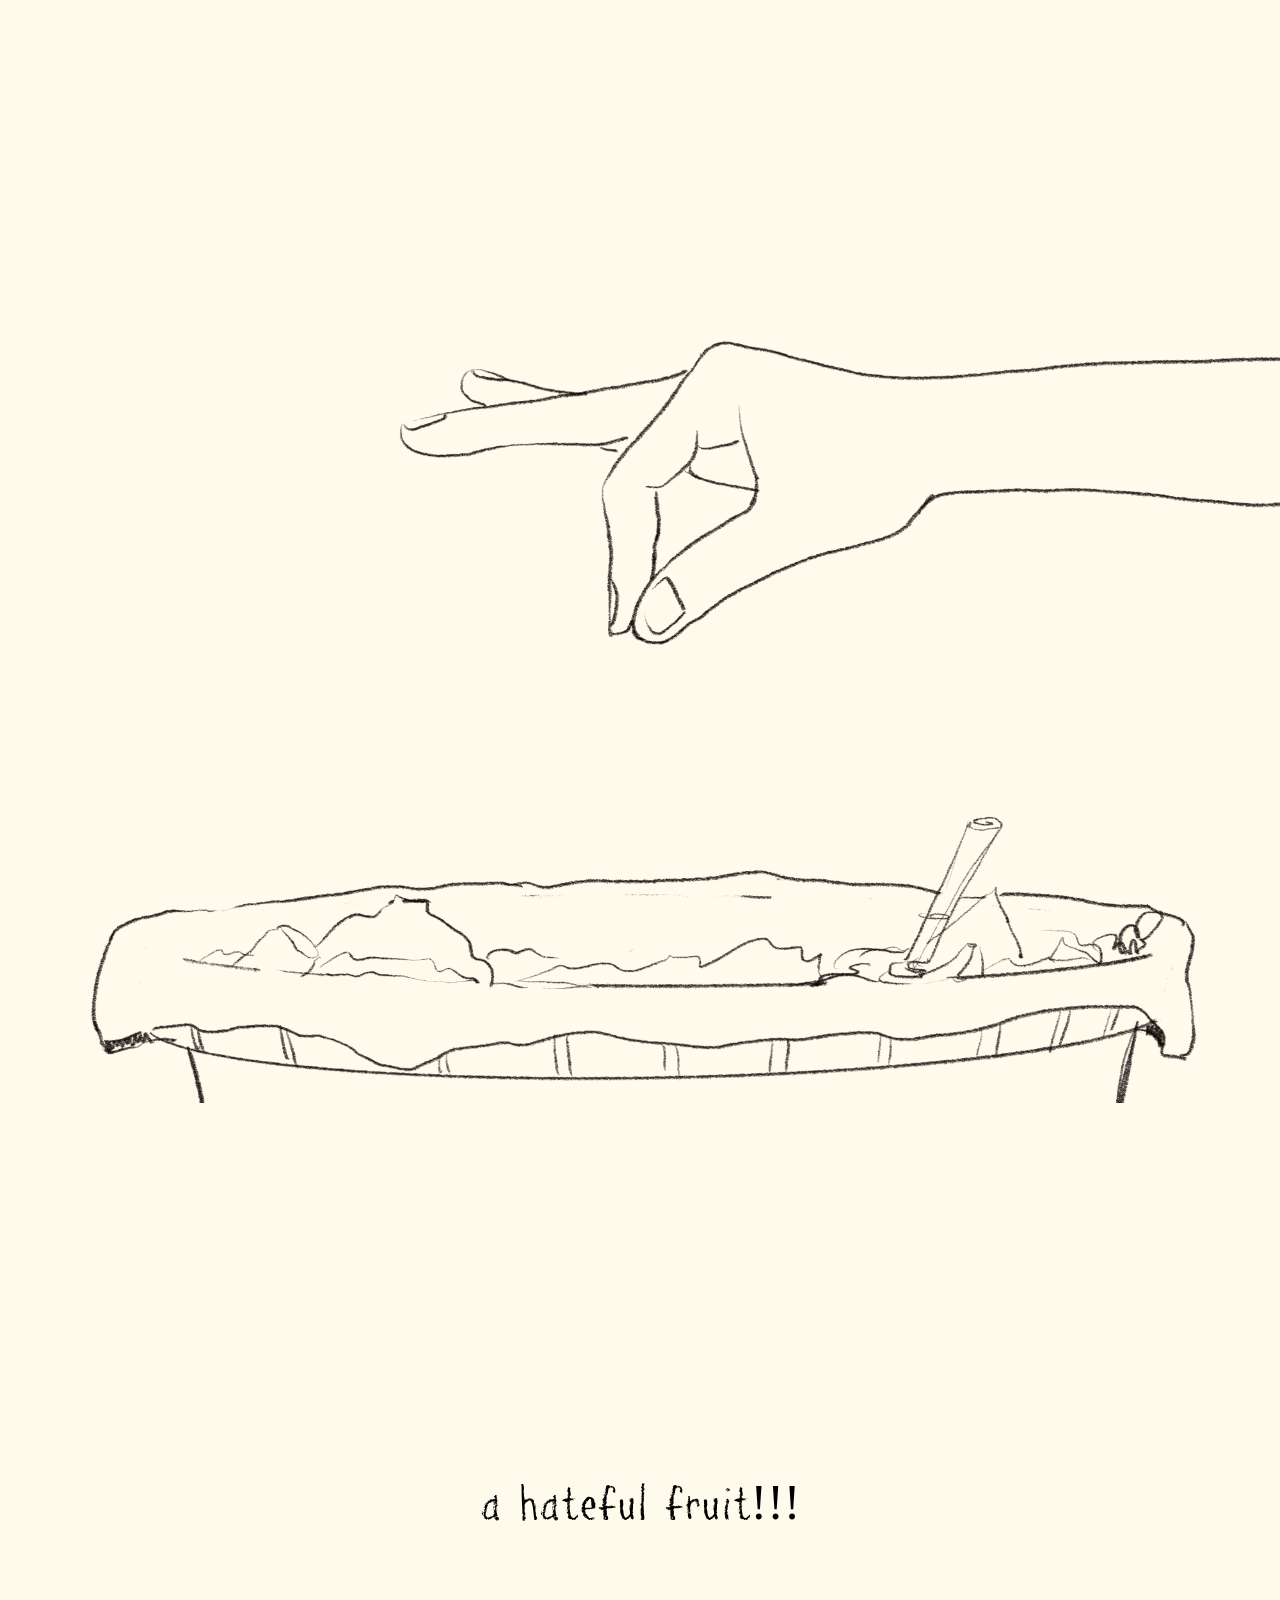
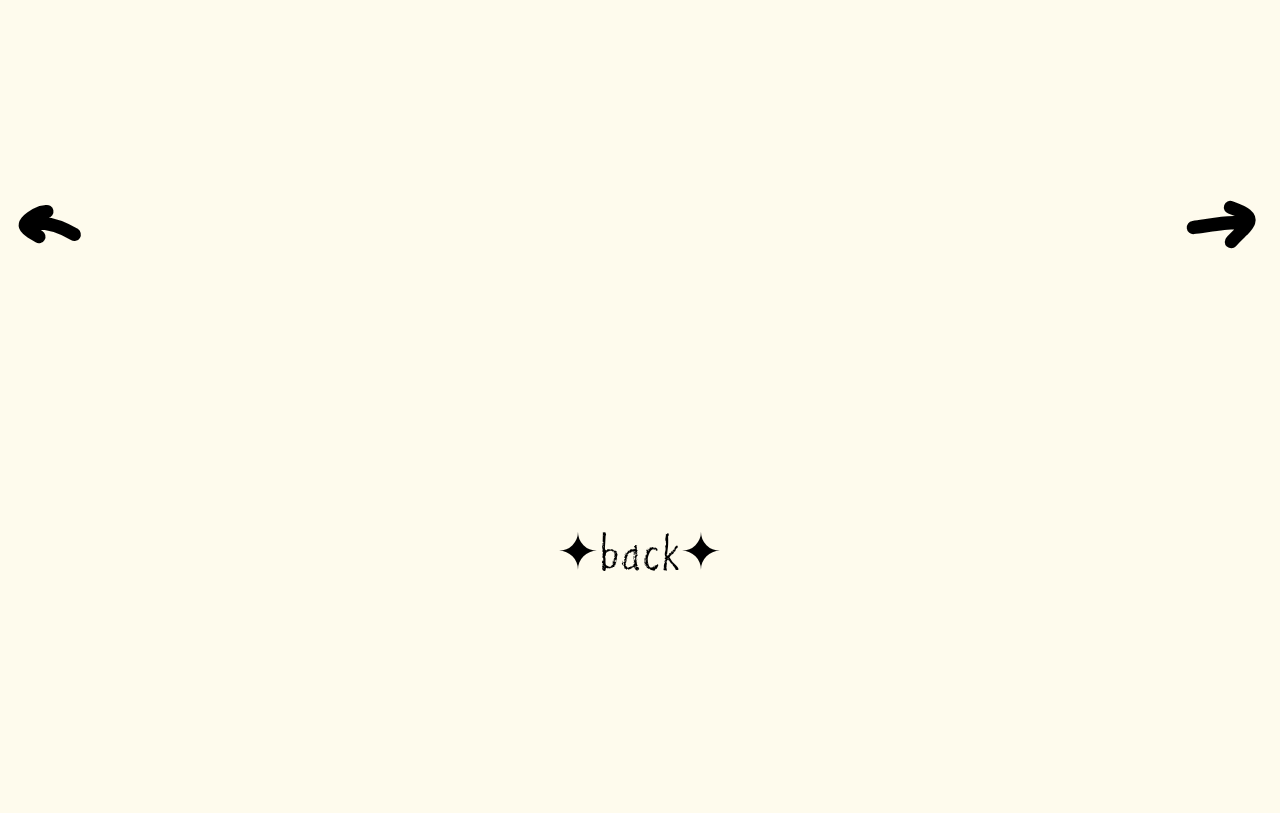
<file: apple5.html>
<!DOCTYPE html>
<html lang="en">
<head>
    <meta charset="UTF-8">
    <meta name="viewport" content="width=device-width, initial-scale=1.0">
    <link rel="stylesheet" type="text/css" href="apple.css">
    <title>Apple#1</title>
</head>
<body>
    <h1>but for me, apple is...</h1>
    <div class="bg-image img13"></div>
    <div class="bg-image img14"></div>
    <div class="bg-image img15"></div>
    <div class="bg-image img16"></div>

    <div class="apple">
        <img src="assets/IMG_3807.PNG" alt="an apple">
    </div>
    <div class="grid">
        <div class="heading">
            <h1><br><br><br>a hateful fruit!!!</h1>
        </div>
         <div class = "leftArrow">
            <a href="apple4.html"><h2>Y</h2></a>
         </div>
         <div class = "rightArrow">
            <a href="index.html"><h2>X</h2></a>
         </div>
         <div class = "content">

         </div>
         <div class = "homepage">
            <a href="index.html"><h1>✦back✦</h1></a>
         </div>
    </div>
    
</body>
</html>
</file>
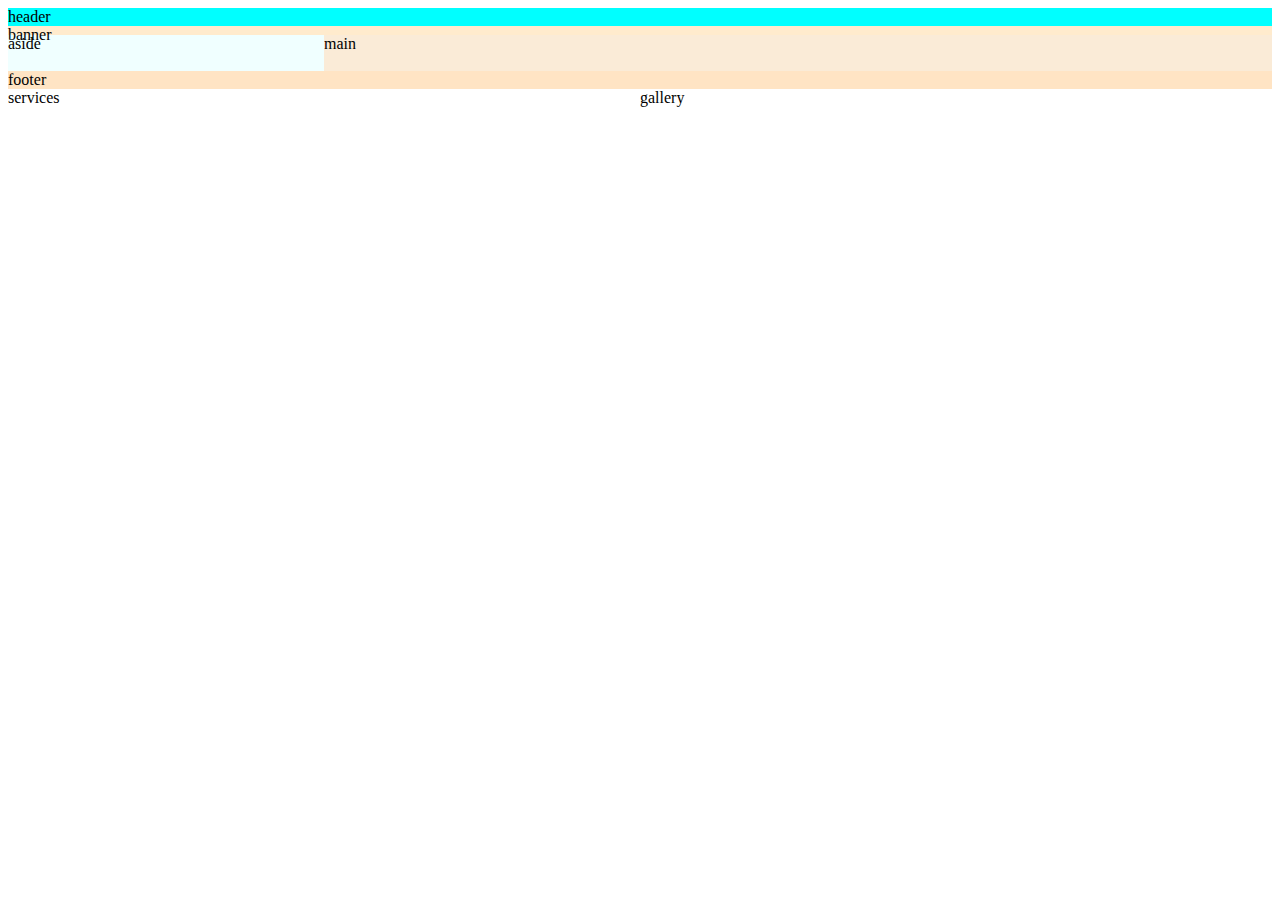
<file: Idea/CSS Grid Examples.html>
<!DOCTYPE html>
<!-- saved from url=(0049)http://127.0.0.1:5500/Week4%20Practice/index.html -->
<html lang="en"><head><meta http-equiv="Content-Type" content="text/html; charset=UTF-8">

<meta name="viewport" content="width=device-width, initial-scale=1.0">
<title>CSS Grid Examples</title>
<link rel="stylesheet" href="./CSS Grid Examples_files/style.css">
</head>
<body>

<div class="portfolio-container">
  <div class="header">header</div>
  <div class="main">main</div>
  <div class="aside">aside</div>
  <div class="footer">footer</div>
  <div class="banner">banner</div>
  <div class="services">services</div>
  <div class="gallery">gallery</div>
</div>
<!-- Code injected by live-server -->
<script>
	// <![CDATA[  <-- For SVG support
	if ('WebSocket' in window) {
		(function () {
			function refreshCSS() {
				var sheets = [].slice.call(document.getElementsByTagName("link"));
				var head = document.getElementsByTagName("head")[0];
				for (var i = 0; i < sheets.length; ++i) {
					var elem = sheets[i];
					var parent = elem.parentElement || head;
					parent.removeChild(elem);
					var rel = elem.rel;
					if (elem.href && typeof rel != "string" || rel.length == 0 || rel.toLowerCase() == "stylesheet") {
						var url = elem.href.replace(/(&|\?)_cacheOverride=\d+/, '');
						elem.href = url + (url.indexOf('?') >= 0 ? '&' : '?') + '_cacheOverride=' + (new Date().valueOf());
					}
					parent.appendChild(elem);
				}
			}
			var protocol = window.location.protocol === 'http:' ? 'ws://' : 'wss://';
			var address = protocol + window.location.host + window.location.pathname + '/ws';
			var socket = new WebSocket(address);
			socket.onmessage = function (msg) {
				if (msg.data == 'reload') window.location.reload();
				else if (msg.data == 'refreshcss') refreshCSS();
			};
			if (sessionStorage && !sessionStorage.getItem('IsThisFirstTime_Log_From_LiveServer')) {
				console.log('Live reload enabled.');
				sessionStorage.setItem('IsThisFirstTime_Log_From_LiveServer', true);
			}
		})();
	}
	else {
		console.error('Upgrade your browser. This Browser is NOT supported WebSocket for Live-Reloading.');
	}
	// ]]>
</script>

<deepl-input-controller><template shadowrootmode="open"><link rel="stylesheet" href="chrome-extension://cofdbpoegempjloogbagkncekinflcnj/build/content.css"><div><div class="dl-input-translation-container svelte-ju4595"><div></div></div></div></template></deepl-input-controller></body></html>
</file>
<file: style.css>
@font-face {
    font-family: PPETRIAL;
    src: url(assets/PPETRIAL.otf);
}

html{
    background-color: #fefbed;
}
body,html{
    height:100%;
}
h1{
    text-align: center;
    /* font-family: "Crafty Girls", cursive; */
    font-family:"PPETRIAL";
    font-size: 50px;
    font-weight: 400;
    font-style: normal;
}
img{
    width:100%;
    height:auto;
    margin:0px;
  }
.parallax {
    background-image: url('assets/IMG_3750.PNG');
    border: 10%;
    height: 100%; 
    background-attachment: fixed;
    background-position: center;
    background-repeat: no-repeat;
    background-size: contain;
  }
.header{
    border-top: 300px;
}

.content{
   background-color:#fefbed;
   border:10%;
    /* linear-gradient(0deg,rgba(254,251,237,0.1),rgba(254,251,237,1)); */
  }

 .content.knife{
    background: linear-gradient(0deg,rgba(254,251,237,0.1),rgba(254,251,237,1));
 }

 .gridContainer{
    display: grid;
    grid-template-columns: 1fr 10fr 1fr;
    grid-template-rows: auto;
    grid-template-areas: 
    "leftbar main rightbar ";
 }
 .leftbar{
    grid-area: leftbar;
    line-height: 10em;
 }
 .rightbar{
    grid-area: rightbar;
    line-height: 10em;
 }
 .catalog{
    grid-area: main;
 }
.apple{
    margin:0px;
    padding:0px;
}
</file>
<file: apple.css>
@font-face {
    font-family: "PPETRIAL";
    src: url(assets/PPETRIAL.otf);
}
@font-face {
  font-family: "arrow";
  src: url(assets/PeaxWebdesignarrows.ttf);
}

html{
    background-color: #fefbed;
}

body, html {
    height: 100%;
    margin: 0;
    font-family: Arial, Helvetica, sans-serif;
  }
  
  * {
    box-sizing: border-box;
  }

h1{
    text-align: center;
    /* font-family: "Crafty Girls", cursive; */
    font-family:"PPETRIAL";
    font-size: 50px;
    font-weight: 400;
    font-style: normal;
}
h2{
  font-family: "arrow";
  font-size: 5em;
}

img{
    width:100%;
    height:auto;
    margin:0px;
}

a {
  text-decoration: none;
  color: black;
}
a:hover{
  color:red;
}

.bg-image {
    height: 120%;  
    background-position: center;
    background-repeat: no-repeat;
    background-size: contain;
  }

  .img1 { background-image: url("assets/IMG_3772.PNG"); }
  .img2 { background-image: url("assets/IMG_3771.PNG"); }
  .img3 { background-image: url("assets/IMG_3770.PNG"); }
  .img4 { background-image: url("assets/IMG_3778.PNG"); }
  .img5 { background-image: url("assets/IMG_3777.PNG"); }
  .img6 { background-image: url("assets/IMG_3776.PNG"); }
  .img7 { background-image: url("assets/IMG_3783.PNG"); }
  .img8 { background-image: url("assets/IMG_3805.PNG"); }
  .img9 { background-image: url("assets/IMG_3784.PNG"); }
  .img10 { background-image: url("assets/IMG_3799.PNG"); }
  .img11 { background-image: url("assets/IMG_3798.PNG"); }
  .img12 { background-image: url("assets/IMG_3797.PNG"); }
  .img13 { background-image: url("assets/IMG_3801.PNG"); }
  .img14 { background-image: url("assets/IMG_3802.PNG"); }
  .img15 { background-image: url("assets/IMG_3803.PNG"); }
  .img16 { background-image: url("assets/IMG_3804.PNG"); }
  
.apple {
    position: fixed;
    top: 50%;
    left: 50%;
    transform: translate(-50%, -50%);
    z-index: 2;
    width: 100%;
    padding: 20px;
    text-align: center;
    width:30%;
}

.grid{
  display: grid;
  grid-template-columns: 1fr 10fr 1fr;
  grid-template-rows: 1fr 1.6fr 1fr;
  grid-template-areas: 
  "heading heading heading"
  "left content right"
  "homepage homepage homepage";
}
.heading{
  grid-area: heading;
}
.leftArrow{
  font-family: "arrow";
  grid-area: left;
  place-self: center;
}
.rightArrow{
  font-family: "arrow";
  grid-area: right;
  place-self: center;
}
.content{
  grid-area: content;
}
.homepage{
  grid-area: homepage;
}
</file>
<file: Idea/CSS Grid Examples_files/style.css>
.html{
    height:100%
}
.portfolio-container{
    display: grid;
    grid-template-columns:  repeat(4, 1fr);
    grid-template-rows: 20% 10% 40% 20% 10%;
    grid-template-areas: 
    "header header header header"
    "banner banner banner banner"
    "aside main main main"
    "footer footer footer footer"
    "service service gallery gallery";
}
.header{
   grid-area: header; 
   background-color: aqua;
}
.main{
    grid-area: main;
    background-color: antiquewhite;
}
.aside{
    grid-area: aside;
    background-color: azure;

}
.footer{
    grid-area: footer;
    background-color: bisque;
}
.banner{
    grid-area: banner;
    background-color: blanchedalmond;

}
.service{
    grid-area: service;

}
.gallery{
    grid-area: gallery;

}
</file>
